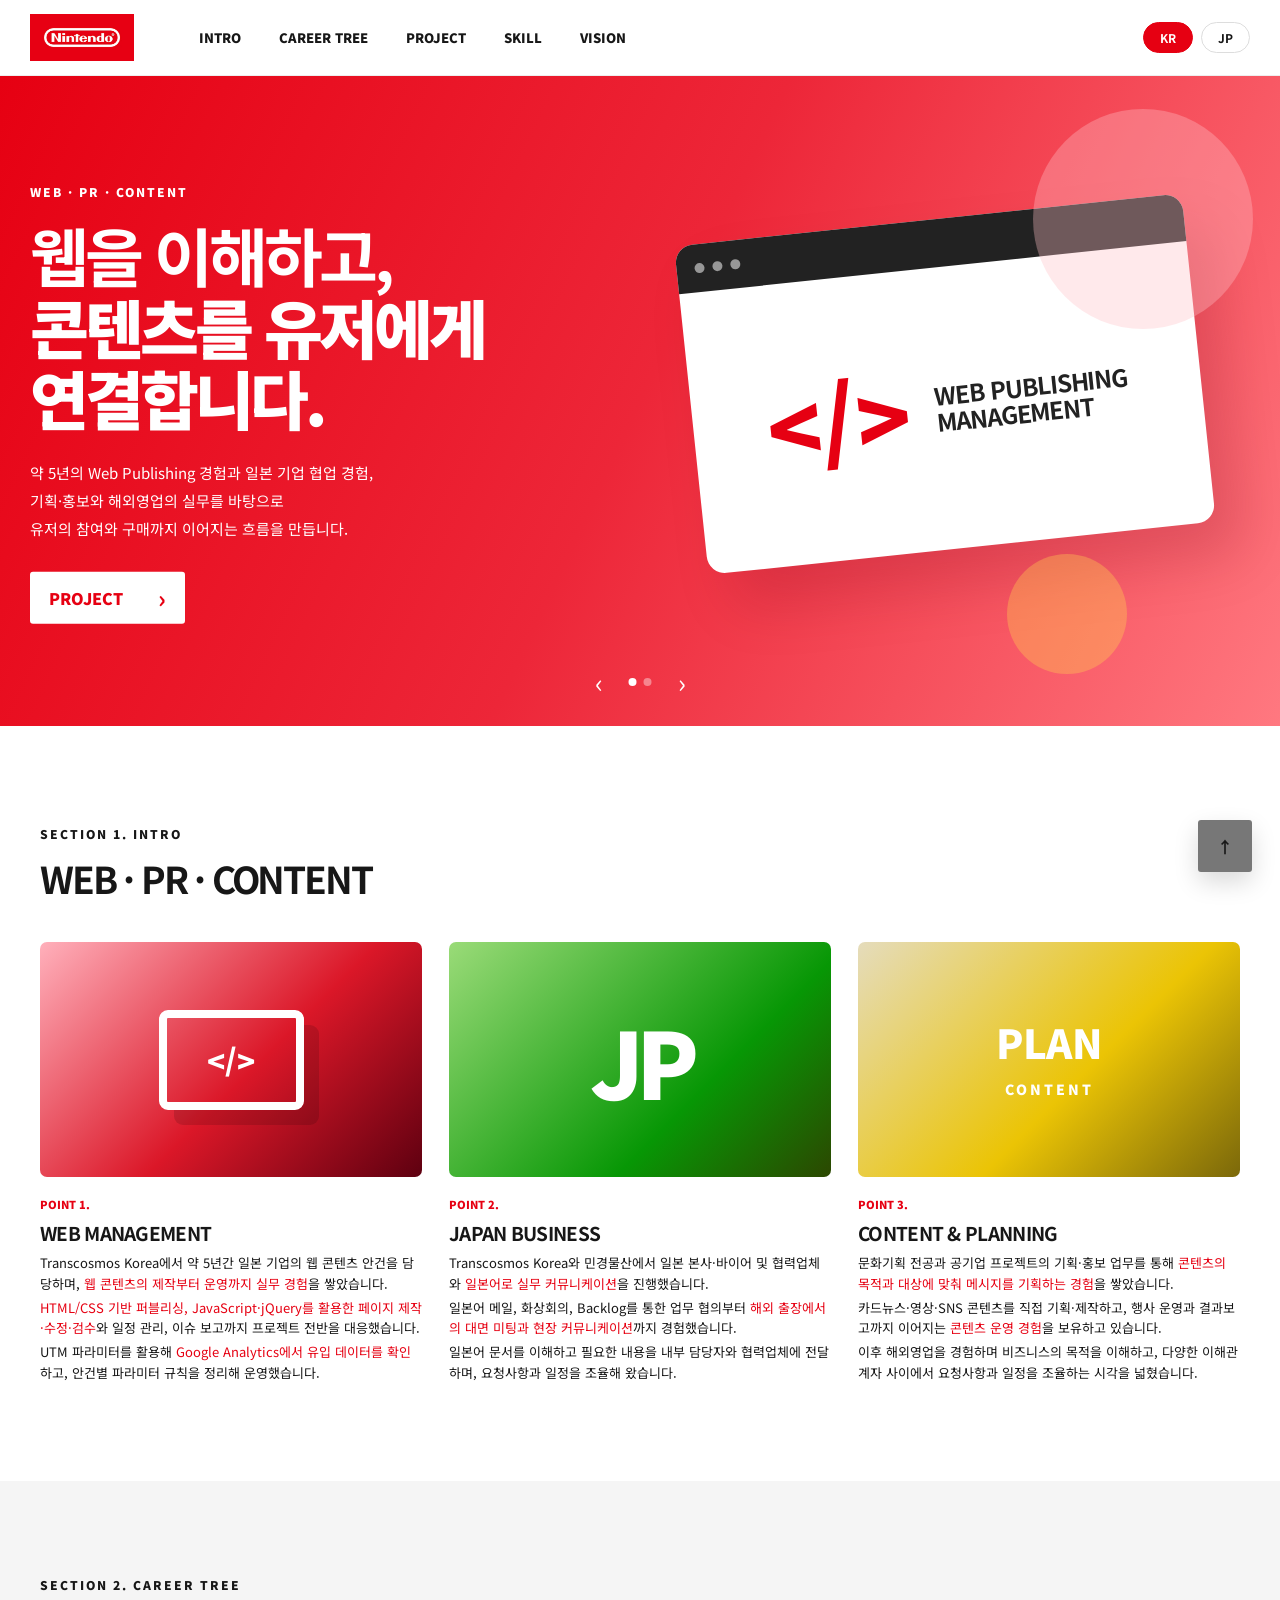
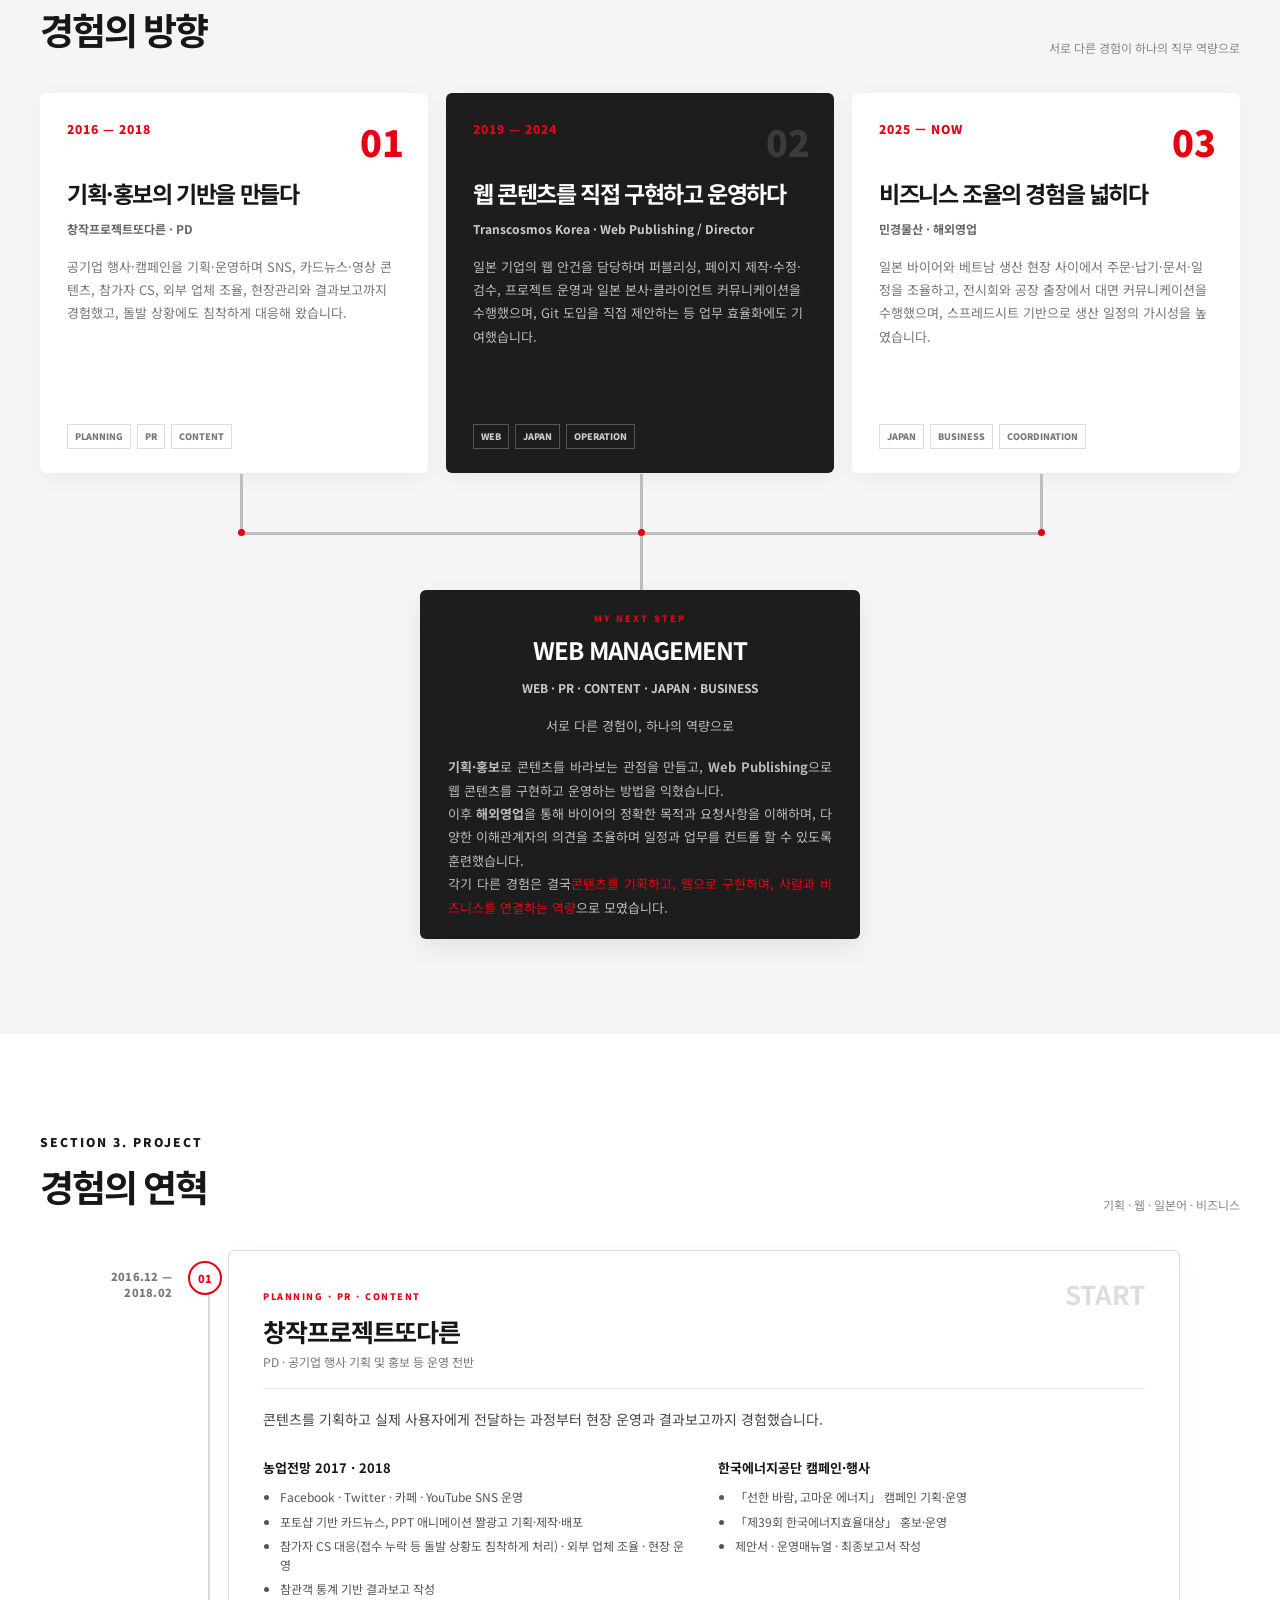
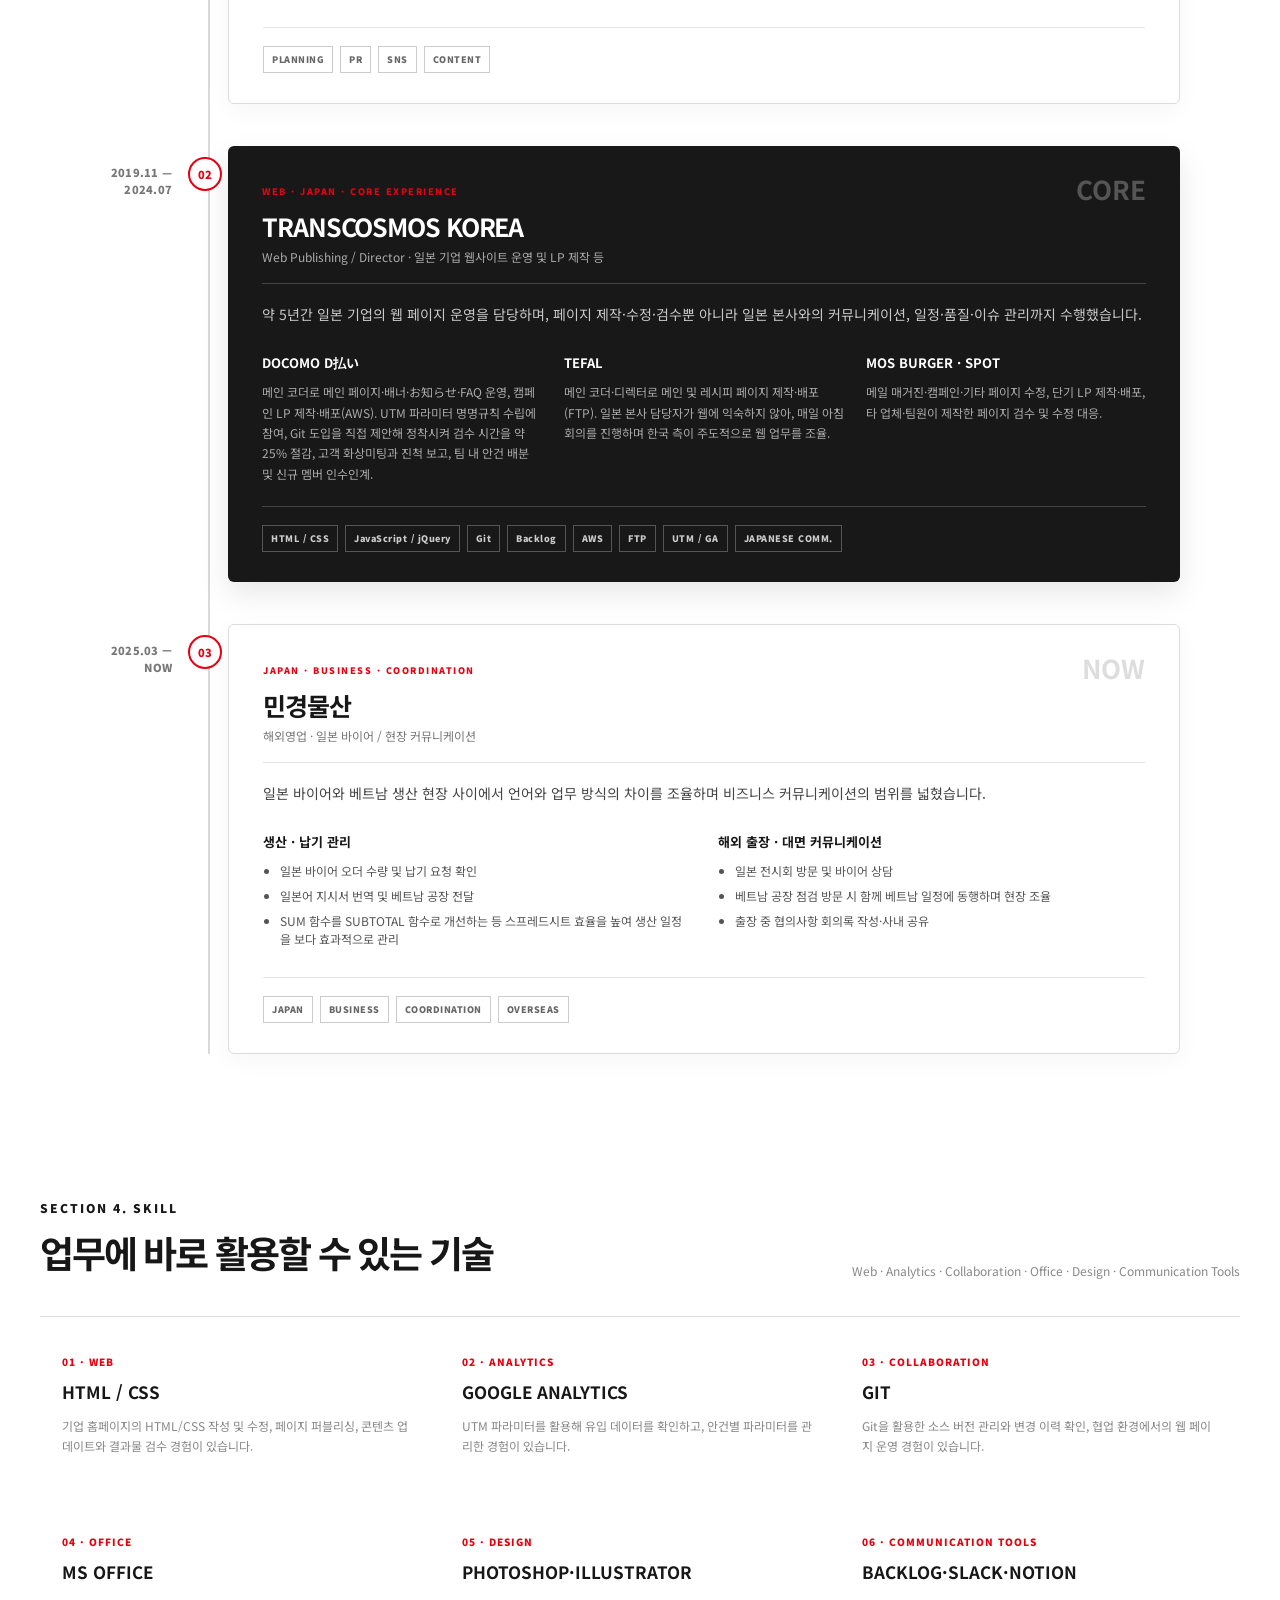
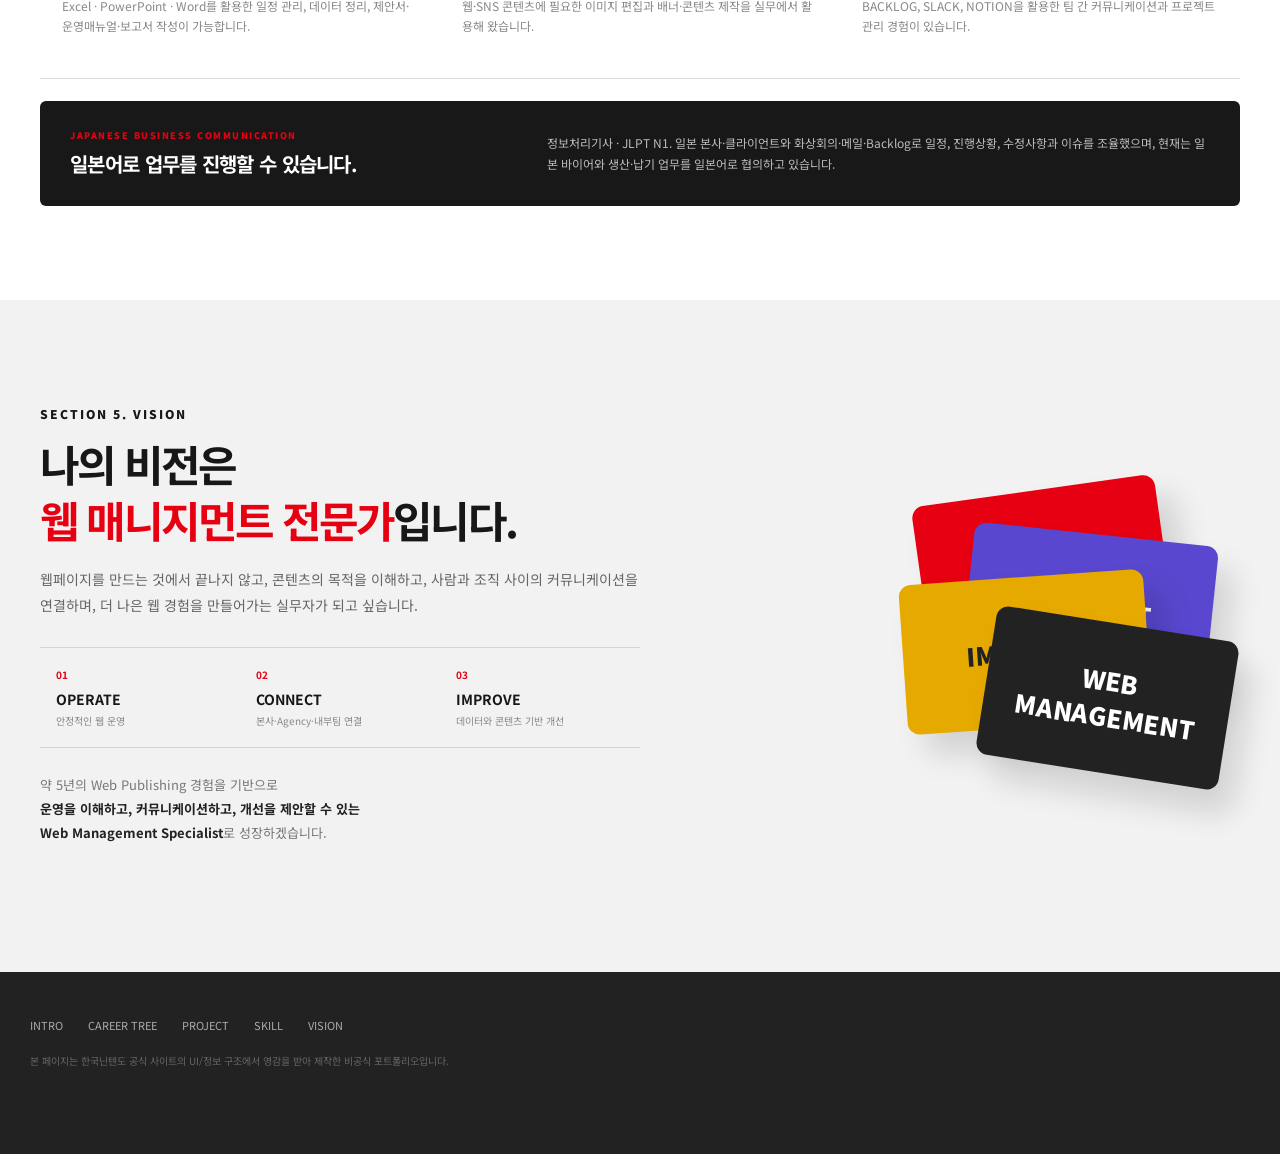
<file: index.html>
<!doctype html>
<html lang="ko">
  <head>
    <meta charset="UTF-8" />
    <meta name="viewport" content="width=device-width,initial-scale=1" />
    <title>Web Management Portfolio · Nintendo of Korea</title>
    <link rel="preconnect" href="https://fonts.googleapis.com" />
    <link rel="preconnect" href="https://fonts.gstatic.com" crossorigin />
    <link
      href="https://fonts.googleapis.com/css2?family=Noto+Sans+KR:wght@400;500;700;900&display=swap"
      rel="stylesheet"
    />
    <link rel="stylesheet" href="css/style.css" />
  </head>
  <body>
    <header class="header">
      <div class="header-inner">
        <a class="brand" href="#TOP" aria-label="Nintendo"
          ><span class="brand-mark"><img src="img/logo.png" alt="Nintendo"></span></a>
        <nav class="gnb">
          <a href="#INTRO">INTRO</a><a href="#carrer-tree">CAREER TREE</a
          ><a href="#PROJECT">PROJECT</a><a href="#SKILL">SKILL</a><a href="#VISION">VISION</a>
        </nav>
        <div class="lang-switch">
          <a href="index.html" class="lang-active">KR</a>
          <a href="jp/index.html">JP</a>
        </div>
        <button class="menu-toggle" type="button" aria-label="메뉴 열기" aria-expanded="false" aria-controls="mobileNav">
          <span></span><span></span><span></span>
        </button>
      </div>
      <nav class="mobile-nav" id="mobileNav">
        <div class="mobile-nav-links">
          <a href="#INTRO">INTRO</a>
          <a href="#carrer-tree">CAREER TREE</a>
          <a href="#PROJECT">PROJECT</a>
          <a href="#SKILL">SKILL</a>
          <a href="#VISION">VISION</a>
        </div>
        <div class="mobile-nav-lang">
          <a href="index.html" class="lang-active">KR</a>
          <a href="jp/index.html">JP</a>
        </div>
      </nav>
    </header>
    <main id="TOP">
      <section class="hero">
        <div class="hero-track">
          <article class="hero-slide slide-a active">
            <div class="hero-content">
              <span class="hero-kicker">WEB · PR · CONTENT</span>
              <h1>
                웹을 이해하고,<br /><strong>콘텐츠를 유저에게<br />연결합니다.</strong>
              </h1>
              <p>
                약 5년의 Web Publishing 경험과 일본 기업 협업 경험,<br />기획·홍보와 해외영업의 실무를 바탕으로<br />유저의 참여와 구매까지 이어지는 흐름을 만듭니다.
              </p>
              <a class="pill" href="#PROJECT">PROJECT <b>›</b></a>
            </div>
            <div class="hero-visual">
              <div class="browser-art">
                <div class="browser-top"><i></i><i></i><i></i></div>
                <div class="browser-body">
                  <span>&lt;/&gt;</span><b>WEB PUBLISHING<br />MANAGEMENT</b>
                </div>
              </div>
              <div class="circle c1"></div>
              <div class="circle c2"></div>
            </div>
          </article>
          <article class="hero-slide slide-b">
            <div class="hero-content">
              <span class="hero-kicker">JAPAN BUSINESS</span>
              <h1>
                언어를 넘어,<br /><strong>업무 방식을<br />이해합니다.</strong>
              </h1>
              <p>
                일본 본사·클라이언트의 웹 프로젝트를 담당하며<br />요청사항, 일정관리, 품질검수와 이슈보고를 일본어로 조율해 왔습니다.
              </p>
              <a class="pill" href="#carrer-tree">CAREER TREE <b>›</b></a>
            </div>
            <div class="hero-visual">
              <div class="jp-art">
                <span>日本語</span><b>BUSINESS<br />COMMUNICATION</b>
              </div>
              <div class="star s1">✦</div>
              <div class="star s2">✦</div>
            </div>
          </article>
        </div>
        <div class="hero-controls">
          <button class="prev">‹</button>
          <div class="dots"><button class="on"></button><button></button></div>
          <button class="next">›</button>
        </div>
      </section>

      <section id="INTRO" class="section">
        <div class="section-title">
          <div>
            <span>SECTION 1. INTRO</span>
            <h2>WEB · PR · CONTENT</h2>
          </div>
        </div>
        <div class="INTRO-grid">
          <article class="INTRO-card">
            <div class="INTRO-img n1">
              <div class="icon-browser">&lt;/&gt;</div>
            </div>
            <div class="INTRO-meta">POINT 1.</div>
            <h3>WEB MANAGEMENT</h3>
            <p>
              Transcosmos Korea에서 약 5년간 일본 기업의 웹 콘텐츠 안건을 담당하며, <span class="point">웹 콘텐츠의 제작부터 운영까지 실무 경험</span>을 쌓았습니다.
            </p>
            <p>
              <span class="point">HTML/CSS 기반 퍼블리싱, JavaScript·jQuery를 활용한 페이지 제작·수정·검수</span>와 일정 관리, 이슈 보고까지 프로젝트 전반을 대응했습니다.
            </p>
            <p>
              UTM 파라미터를 활용해 <span class="point">Google Analytics에서 유입 데이터를 확인</span>하고, 안건별 파라미터 규칙을 정리해 운영했습니다.
            </p>
          </article>

          <article class="INTRO-card">
            <div class="INTRO-img n2"><div class="icon-jp">JP</div></div>
            <div class="INTRO-meta">POINT 2.</div>
            <h3>JAPAN BUSINESS</h3>
            <p>
              Transcosmos Korea와 민경물산에서 일본 본사·바이어 및 협력업체와 <span class="point">일본어로 실무 커뮤니케이션</span>을 진행했습니다.
            </p>
            <p>
              일본어 메일, 화상회의, Backlog를 통한 업무 협의부터 <span class="point">해외 출장에서의 대면 미팅과 현장 커뮤니케이션</span>까지 경험했습니다.
            </p>
            <p>
              일본어 문서를 이해하고 필요한 내용을 내부 담당자와 협력업체에 전달하며, 요청사항과 일정을 조율해 왔습니다.
            </p>
          </article>

          <article class="INTRO-card">
            <div class="INTRO-img n3">
              <div class="icon-plan">PLAN<br /><small>CONTENT</small></div>
            </div>
            <div class="INTRO-meta">POINT 3.</div>
            <h3>CONTENT & PLANNING</h3>
            <p>
              문화기획 전공과 공기업 프로젝트의 기획·홍보 업무를 통해 <span class="point">콘텐츠의 목적과 대상에 맞춰 메시지를 기획하는 경험</span>을 쌓았습니다.
            </p>
            <p>
              카드뉴스·영상·SNS 콘텐츠를 직접 기획·제작하고, 행사 운영과 결과보고까지 이어지는 <span class="point">콘텐츠 운영 경험</span>을 보유하고 있습니다.
            </p>
            <p>
              이후 해외영업을 경험하며 비즈니스의 목적을 이해하고, 다양한 이해관계자 사이에서 요청사항과 일정을 조율하는 시각을 넓혔습니다.
            </p>
          </article>
        </div>
      </section>

      <section id="carrer-tree" class="carrer-tree">
        <div class="section narrow">
          <div class="section-title">
            <div>
              <span>SECTION 2. CAREER TREE</span>
              <h2>경험의 방향</h2>
            </div>
            <span class="title-note">서로 다른 경험이 하나의 직무 역량으로</span>
          </div>
          <div class="career-grid">
            <article class="career-card">
              <div class="year">2016 — 2018</div><div class="career-no career-no2">01</div>
              <h3>기획·홍보의 기반을 만들다</h3>
              <p class="company">창작프로젝트또다른 · PD</p>
              <p>공기업 행사·캠페인을 기획·운영하며 SNS, 카드뉴스·영상 콘텐츠, 참가자 CS, 외부 업체 조율, 현장관리와 결과보고까지 경험했고, 돌발 상황에도 침착하게 대응해 왔습니다.</p>
              <div class="tags"><span>PLANNING</span><span>PR</span><span>CONTENT</span></div>
            </article>
            <article class="career-card featured">
              <div class="year">2019 — 2024</div><div class="career-no">02</div>
              <h3>웹 콘텐츠를 직접 구현하고 운영하다</h3>
              <p class="company">Transcosmos Korea · Web Publishing / Director</p>
              <p>일본 기업의 웹 안건을 담당하며 퍼블리싱, 페이지 제작·수정·검수, 프로젝트 운영과 일본 본사·클라이언트 커뮤니케이션을 수행했으며, Git 도입을 직접 제안하는 등 업무 효율화에도 기여했습니다.</p>
              <div class="tags"><span>WEB</span><span>JAPAN</span><span>OPERATION</span></div>
            </article>
            <article class="career-card">
              <div class="year">2025 — NOW</div><div class="career-no career-no2">03</div>
              <h3>비즈니스 조율의 경험을 넓히다</h3>
              <p class="company">민경물산 · 해외영업</p>
              <p>일본 바이어와 베트남 생산 현장 사이에서 주문·납기·문서·일정을 조율하고, 전시회와 공장 출장에서 대면 커뮤니케이션을 수행했으며, 스프레드시트 기반으로 생산 일정의 가시성을 높였습니다.</p>
              <div class="tags"><span>JAPAN</span><span>BUSINESS</span><span>COORDINATION</span></div>
            </article>
          </div>
          <div class="career-convergence" aria-label="경험의 융합">
            <div class="career-branches" aria-hidden="true">
              <span></span><span></span><span></span>
            </div>
            <div class="career-target">
              <span class="title">MY NEXT STEP</span>
              <strong>WEB MANAGEMENT</strong>
              <p class="sub">WEB · PR · CONTENT · JAPAN · BUSINESS</p>
              <p>서로 다른 경험이, 하나의 역량으로</p>
              <p>
                <b>기획·홍보</b>로 콘텐츠를 바라보는 관점을 만들고, <b>Web Publishing</b>으로 웹 콘텐츠를 구현하고 운영하는 방법을 익혔습니다.<br />이후 <b>해외영업</b>을 통해 바이어의 정확한 목적과 요청사항을 이해하며, 다양한 이해관계자의 의견을 조율하며 일정과 업무를 컨트롤 할 수 있도록 훈련했습니다.<br />각기 다른 경험은 결국<span class="point">콘텐츠를 기획하고, 웹으로 구현하며, 사람과 비즈니스를 연결하는 역량</span>으로 모였습니다.
              </p>
            </div>
          </div>
        </div>
      </section>

      <section id="PROJECT" class="section PROJECT">
        <div class="section-title">
          <div>
            <span>SECTION 3. PROJECT</span>
            <h2>경험의 연혁</h2>
          </div>
          <span class="title-note">기획 · 웹 · 일본어 · 비즈니스</span>
        </div>

        <div class="project-timeline">
          <div class="timeline-line" aria-hidden="true"></div>

          <article class="timeline-item">
            <div class="timeline-date">2016.12 — 2018.02</div>
            <div class="timeline-dot">01</div>
            <div class="timeline-card">
              <div class="timeline-top">
                <div>
                  <span class="timeline-type">PLANNING · PR · CONTENT</span>
                  <h3>창작프로젝트<br class="sp">또다른</h3>
                  <p class="timeline-role">PD · 공기업 행사 기획 및 홍보 등 운영 전반</p>
                </div>
                <b>START</b>
              </div>
              <p class="timeline-lead">콘텐츠를 기획하고 실제 사용자에게 전달하는 과정부터 현장 운영과 결과보고까지 경험했습니다.</p>
              <div class="timeline-grid">
                <div>
                  <strong>농업전망 2017 · 2018</strong>
                  <ul>
                    <li>Facebook · Twitter · 카페 · YouTube SNS 운영</li>
                    <li>포토샵 기반 카드뉴스, PPT 애니메이션 짤광고 기획·제작·배포</li>
                    <li>참가자 CS 대응(접수 누락 등 돌발 상황도 침착하게 처리) · 외부 업체 조율 · 현장 운영</li>
                    <li>참관객 통계 기반 결과보고 작성</li>
                  </ul>
                </div>
                <div>
                  <strong>한국에너지공단 캠페인·행사</strong>
                  <ul>
                    <li>「선한 바람, 고마운 에너지」 캠페인 기획·운영</li>
                    <li>「제39회 한국에너지효율대상」 홍보·운영</li>
                    <li>제안서 · 운영매뉴얼 · 최종보고서 작성</li>
                  </ul>
                </div>
              </div>
              <div class="timeline-tags"><span>PLANNING</span><span>PR</span><span>SNS</span><span>CONTENT</span></div>
            </div>
          </article>

          <article class="timeline-item timeline-featured">
            <div class="timeline-date">2019.11 — 2024.07</div>
            <div class="timeline-dot">02</div>
            <div class="timeline-card">
              <div class="timeline-top">
                <div>
                  <span class="timeline-type">WEB · JAPAN · CORE EXPERIENCE</span>
                  <h3>TRANSCOSMOS KOREA</h3>
                  <p class="timeline-role">Web Publishing / Director · <br class="sp">일본 기업 웹사이트 운영 및 LP 제작 등</p>
                </div>
                <b>CORE</b>
              </div>
              <p class="timeline-lead">약 5년간 일본 기업의 웹 페이지 운영을 담당하며, 페이지 제작·수정·검수뿐 아니라 일본 본사와의 커뮤니케이션, 일정·품질·이슈 관리까지 수행했습니다.</p>
              <div class="timeline-project-grid">
                <div>
                  <strong>DOCOMO D払い</strong>
                  <p>메인 코더로 메인 페이지·배너·お知らせ·FAQ 운영, 캠페인 LP 제작·배포(AWS). UTM 파라미터 명명규칙 수립에 참여, Git 도입을 직접 제안해 정착시켜 검수 시간을 약 25% 절감, 고객 화상미팅과 진척 보고, 팀 내 안건 배분 및 신규 멤버 인수인계.</p>
                </div>
                <div>
                  <strong>TEFAL</strong>
                  <p>메인 코더·디렉터로 메인 및 레시피 페이지 제작·배포(FTP). 일본 본사 담당자가 웹에 익숙하지 않아, 매일 아침회의를 진행하며 한국 측이 주도적으로 웹 업무를 조율.</p>
                </div>
                <div>
                  <strong>MOS BURGER · SPOT</strong>
                  <p>메일 매거진·캠페인·기타 페이지 수정, 단기 LP 제작·배포, 타 업체·팀원이 제작한 페이지 검수 및 수정 대응.</p>
                </div>
              </div>
              <div class="timeline-tools"><span>HTML / CSS</span><span>JavaScript / jQuery</span><span>Git</span><span>Backlog</span><span>AWS</span><span>FTP</span><span>UTM / GA</span><span>JAPANESE COMM.</span></div>
            </div>
          </article>

          <article class="timeline-item">
            <div class="timeline-date">2025.03 — NOW</div>
            <div class="timeline-dot">03</div>
            <div class="timeline-card">
              <div class="timeline-top">
                <div>
                  <span class="timeline-type">JAPAN · BUSINESS · COORDINATION</span>
                  <h3>민경물산</h3>
                  <p class="timeline-role">해외영업 · 일본 바이어 / 현장 커뮤니케이션</p>
                </div>
                <b>NOW</b>
              </div>
              <p class="timeline-lead">일본 바이어와 베트남 생산 현장 사이에서 언어와 업무 방식의 차이를 조율하며 비즈니스 커뮤니케이션의 범위를 넓혔습니다.</p>
              <div class="timeline-grid">
                <div>
                  <strong>생산 · 납기 관리</strong>
                  <ul>
                    <li>일본 바이어 오더 수량 및 납기 요청 확인</li>
                    <li>일본어 지시서 번역 및 베트남 공장 전달</li>
                    <li>SUM 함수를 SUBTOTAL 함수로 개선하는 등 스프레드시트 효율을 높여 생산 일정을 보다 효과적으로 관리</li>
                  </ul>
                </div>
                <div>
                  <strong>해외 출장 · 대면 커뮤니케이션</strong>
                  <ul>
                    <li>일본 전시회 방문 및 바이어 상담</li>
                    <li>베트남 공장 점검 방문 시 함께 베트남 일정에 동행하며 현장 조율</li>
                    <li>출장 중 협의사항 회의록 작성·사내 공유</li>
                  </ul>
                </div>
              </div>
              <div class="timeline-tags"><span>JAPAN</span><span>BUSINESS</span><span>COORDINATION</span><span>OVERSEAS</span></div>
            </div>
          </article>
        </div>
      </section>

      <section id="SKILL" class="section skill-section">
        <div class="section-title">
          <div>
            <span>SECTION 4. SKILL</span>
            <h2>업무에 바로 활용할 수 있는 기술</h2>
          </div>
          <span class="title-note">Web · Analytics · Collaboration · Office · Design · Communication Tools</span>
        </div>
        <div class="skill-grid skill-grid-v6">
          <div>
            <span>01 · WEB</span>
            <h3>HTML / CSS</h3>
            <p>기업 홈페이지의 HTML/CSS 작성 및 수정, 페이지 퍼블리싱, 콘텐츠 업데이트와 결과물 검수 경험이 있습니다.</p>
          </div>
          <div>
            <span>02 · ANALYTICS</span>
            <h3>GOOGLE ANALYTICS</h3>
            <p>UTM 파라미터를 활용해 유입 데이터를 확인하고, 안건별 파라미터를 관리한 경험이 있습니다.</p>
          </div>
          <div>
            <span>03 · COLLABORATION</span>
            <h3>GIT</h3>
            <p>Git을 활용한 소스 버전 관리와 변경 이력 확인, 협업 환경에서의 웹 페이지 운영 경험이 있습니다.</p>
          </div>
          <div>
            <span>04 · OFFICE</span>
            <h3>MS OFFICE</h3>
            <p>Excel · PowerPoint · Word를 활용한 일정 관리, 데이터 정리, 제안서·운영매뉴얼·보고서 작성이 가능합니다.</p>
          </div>
          <div>
            <span>05 · DESIGN</span>
            <h3>PHOTOSHOP·ILLUSTRATOR</h3>
            <p>웹·SNS 콘텐츠에 필요한 이미지 편집과 배너·콘텐츠 제작을 실무에서 활용해 왔습니다.</p>
          </div>
          <div>
            <span>06 · COMMUNICATION TOOLS</span>
            <h3>BACKLOG·SLACK·NOTION</h3>
            <p>BACKLOG, SLACK, NOTION을 활용한 팀 간 커뮤니케이션과 프로젝트 관리 경험이 있습니다.</p>
          </div>
        </div>

        <div class="skill-business">
          <div>
            <span>JAPANESE BUSINESS COMMUNICATION</span>
            <strong>일본어로 업무를 진행할 수 있습니다.</strong>
          </div>
          <p>정보처리기사 · JLPT N1. 일본 본사·클라이언트와 화상회의·메일·Backlog로 일정, 진행상황, 수정사항과 이슈를 조율했으며, 현재는 일본 바이어와 생산·납기 업무를 일본어로 협의하고 있습니다.</p>
        </div>
      </section>

      <section id="VISION" class="VISION">
        <div class="VISION-inner">
          <div>
            <span>SECTION 5. VISION</span>
            <h2>나의 비전은<br /><strong>웹 매니지먼트 전문가</strong><br class="sp" />입니다.</h2>
            <p class="vision-lead">
              웹페이지를 만드는 것에서 끝나지 않고, 콘텐츠의 목적을 이해하고, 사람과 조직 사이의 커뮤니케이션을 연결하며, 더 나은 웹 경험을 만들어가는 실무자가 되고 싶습니다.
            </p>
            <div class="vision-flow">
              <div><b>01</b><strong>OPERATE</strong><small>안정적인 웹 운영</small></div>
              <div><b>02</b><strong>CONNECT</strong><small>본사·Agency·내부팀 연결</small></div>
              <div><b>03</b><strong>IMPROVE</strong><small>데이터와 콘텐츠 기반 개선</small></div>
            </div>
            <p class="vision-closing">
              약 5년의 Web Publishing 경험을 기반으로<br /><b>운영을 이해하고, 커뮤니케이션하고, 개선을 제안할 수 있는<br />Web Management Specialist</b>로 성장하겠습니다.
            </p>
            <a class="back-to-top" href="#TOP"><b>↑</b></a>
          </div>
          <div class="VISION-art" aria-hidden="true">
            <div class="vision-card card-red">OPERATE</div>
            <div class="vision-card card-blue">CONNECT</div>
            <div class="vision-card card-yellow">IMPROVE</div>
            <div class="vision-card card-black">WEB<br />MANAGEMENT</div>
          </div>
        </div>
      </section>

    </main>
    <footer>
      <div class="footer-inner">
        <div class="footer-links">
          <a href="#INTRO">INTRO</a><a href="#carrer-tree">CAREER TREE</a
          ><a href="#PROJECT">PROJECT</a><a href="#SKILL">SKILL</a><a href="#VISION">VISION</a>
        </div>
      </div>
      <p>
        본 페이지는 한국닌텐도 공식 사이트의 UI/정보 구조에서 영감을 받아 제작한 비공식 포트폴리오입니다.
      </p>
    </footer>
    <script src="js/script.js"></script>
  </body>
</html>
</file>
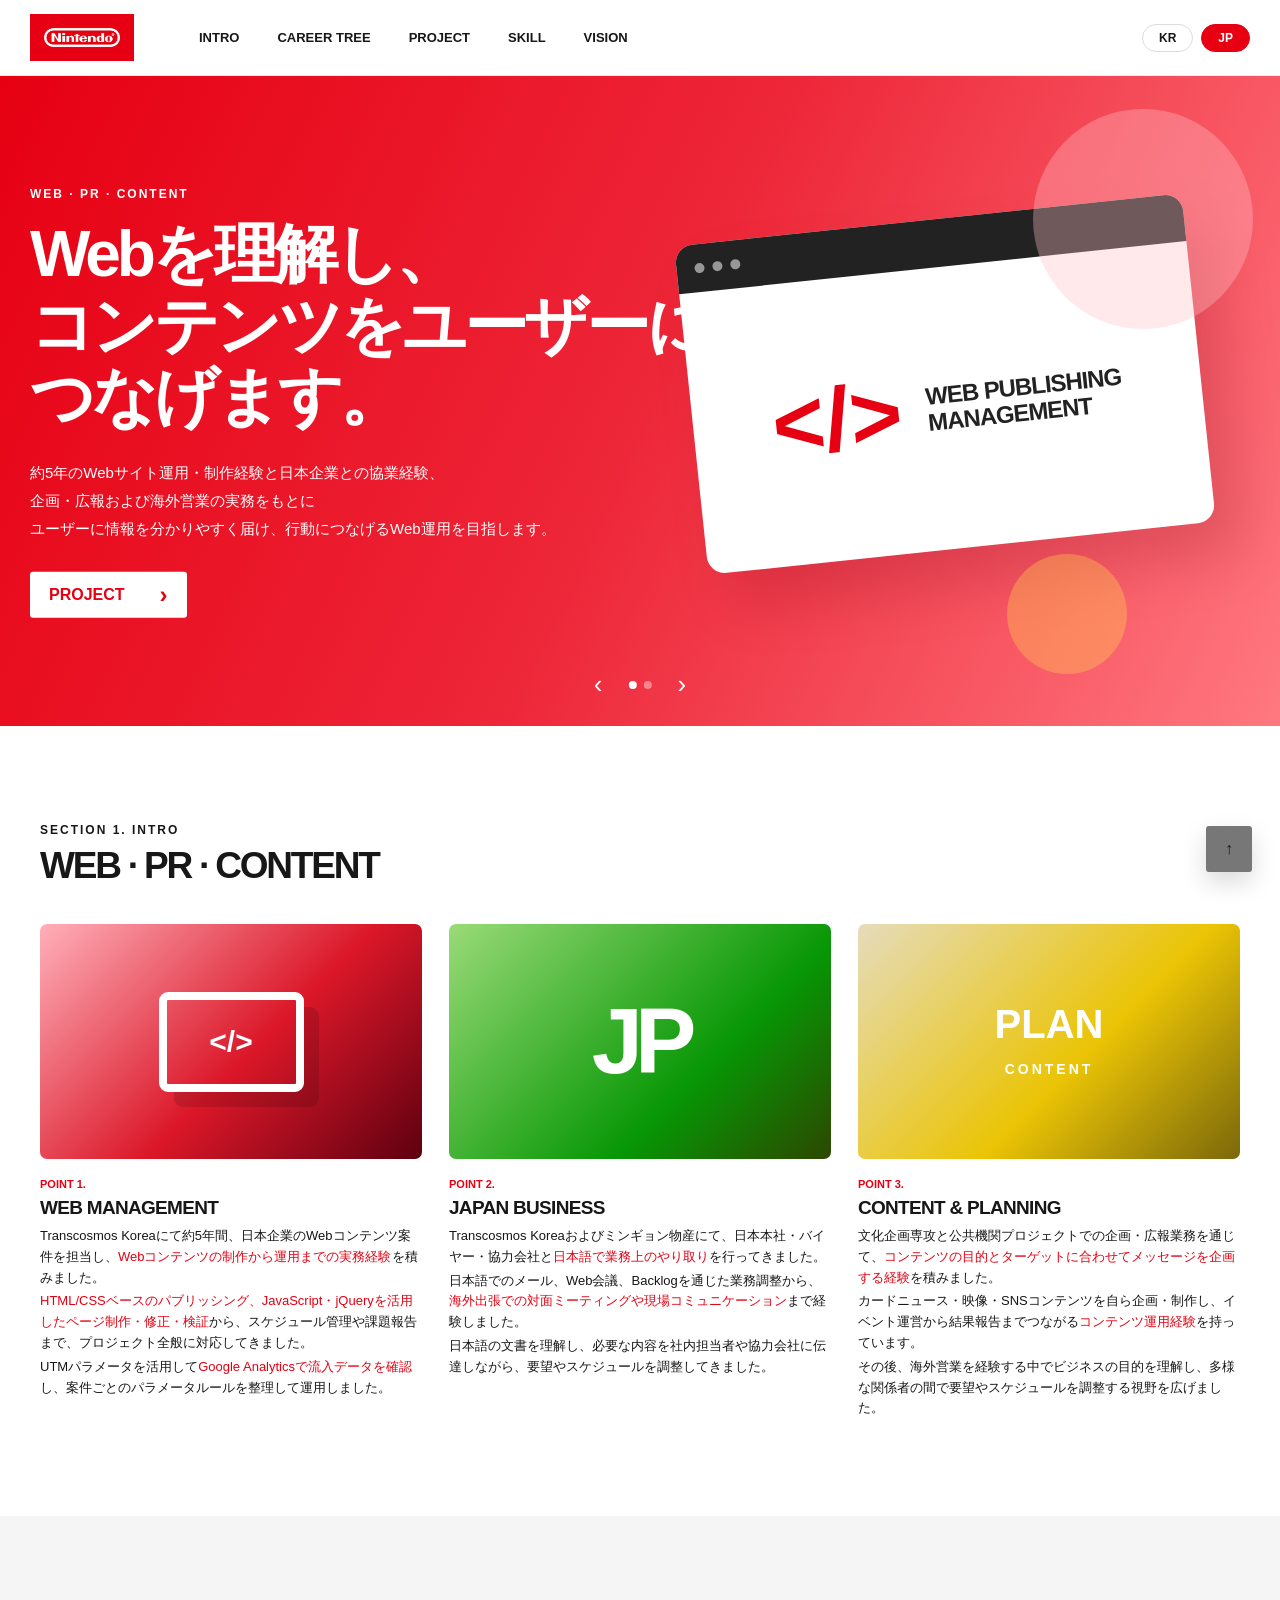
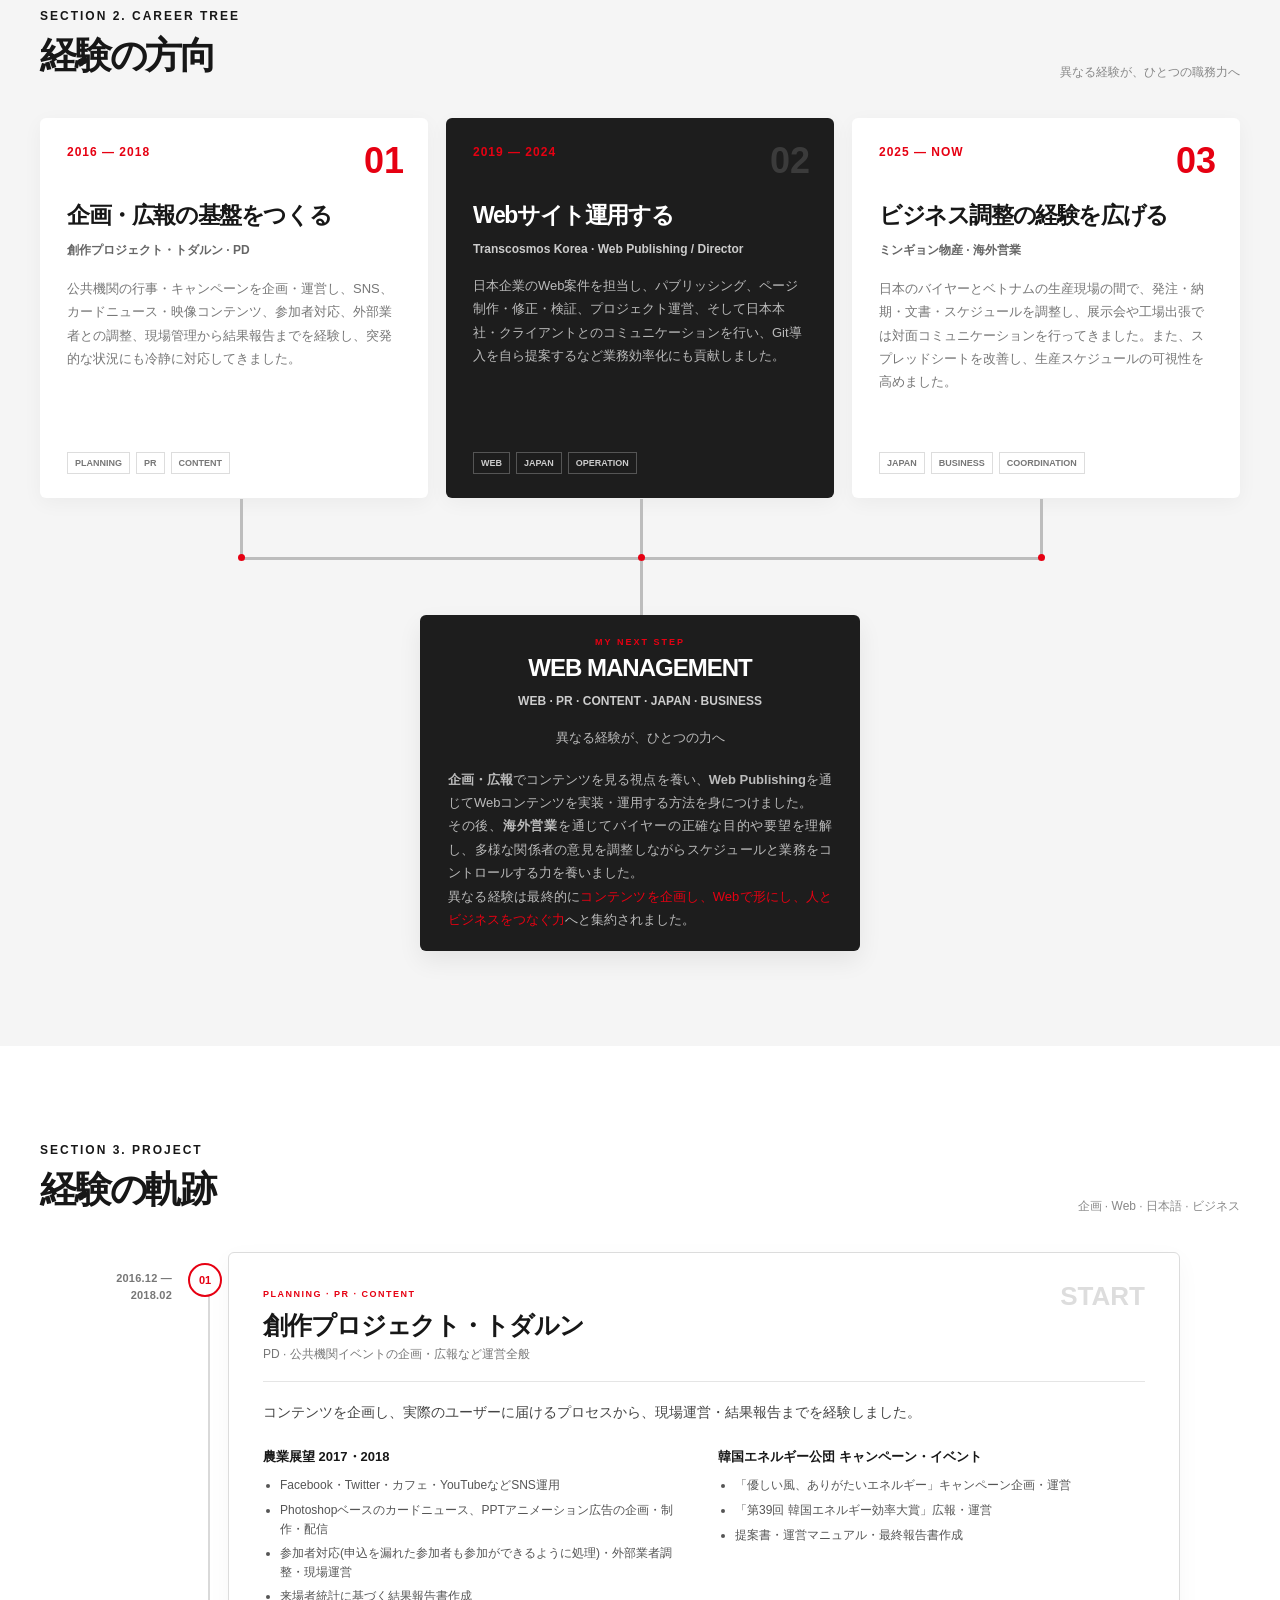
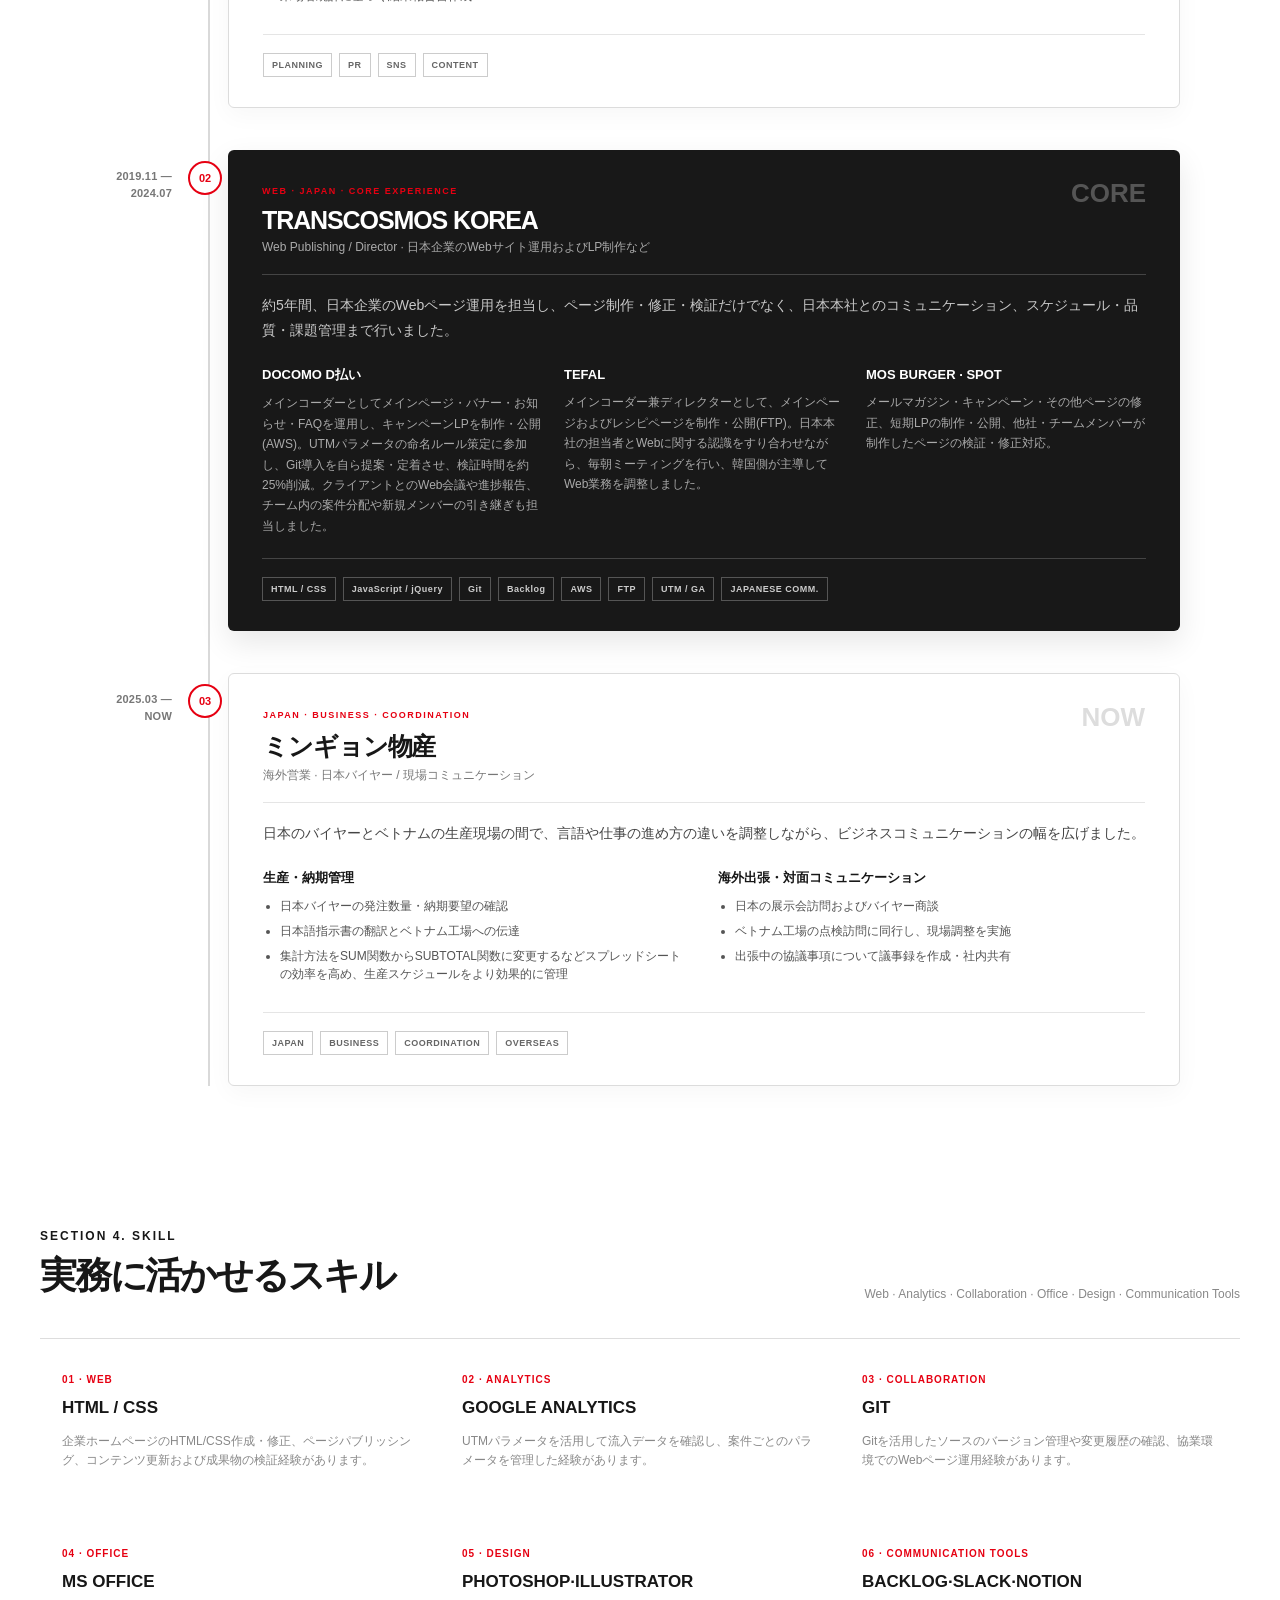
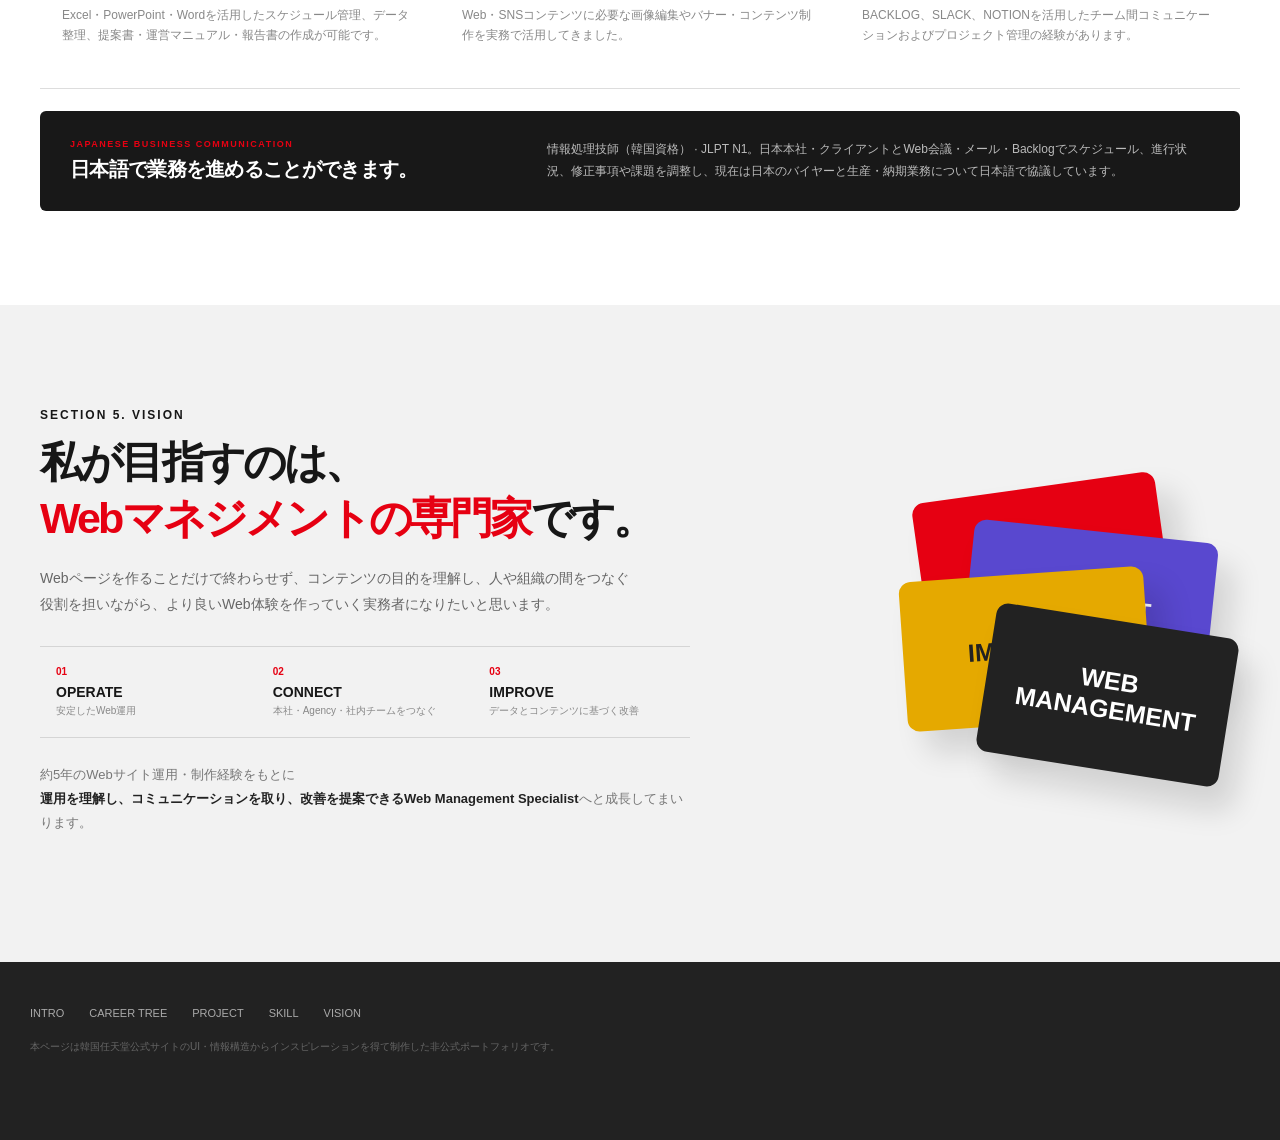
<file: jp/index.html>
<!doctype html>
<html lang="ja">
  <head>
    <meta charset="UTF-8" />
    <meta name="viewport" content="width=device-width,initial-scale=1" />
    <title>Web運用担当ポートフォリオ・韓国任天堂</title>
    <link rel="preconnect" href="https://fonts.googleapis.com" />
    <link rel="preconnect" href="https://fonts.gstatic.com" crossorigin />
    <link
      href="https://fonts.googleapis.com/css2?family=Noto+Sans+JP:wght@400;500;700;900&display=swap"
      rel="stylesheet"
    />
    <link rel="stylesheet" href="../css/style.css" />
  </head>
  <body>
    <header class="header">
      <div class="header-inner">
        <a class="brand" href="#TOP" aria-label="Nintendo"
          ><span class="brand-mark"><img src="../img/logo.png" alt="Nintendo"></span></a>
        <nav class="gnb">
          <a href="#INTRO">INTRO</a><a href="#carrer-tree">CAREER TREE</a
          ><a href="#PROJECT">PROJECT</a><a href="#SKILL">SKILL</a><a href="#VISION">VISION</a>
        </nav>
        <div class="lang-switch">
          <a href="../index.html">KR</a>
          <a href="index.html" class="lang-active">JP</a>
        </div>
        <button class="menu-toggle" type="button" aria-label="メニューを開く" aria-expanded="false" aria-controls="mobileNav">
          <span></span><span></span><span></span>
        </button>
      </div>
      <nav class="mobile-nav" id="mobileNav">
        <div class="mobile-nav-links">
          <a href="#INTRO">INTRO</a>
          <a href="#carrer-tree">CAREER TREE</a>
          <a href="#PROJECT">PROJECT</a>
          <a href="#SKILL">SKILL</a>
          <a href="#VISION">VISION</a>
        </div>
        <div class="mobile-nav-lang">
          <a href="../index.html">KR</a>
          <a href="index.html" class="lang-active">JP</a>
        </div>
      </nav>
    </header>
    <main id="TOP">
      <section class="hero">
        <div class="hero-track">
          <article class="hero-slide slide-a active">
            <div class="hero-content">
              <span class="hero-kicker">WEB · PR · CONTENT</span>
              <h1>
                Webを理解し、<br /><strong>コンテンツを<br class="sp" />ユーザーに<br />つなげます。</strong>
              </h1>
              <p>
                約5年のWebサイト運用・制作経験と<br class="sp" />日本企業との協業経験、<br />企画・広報および海外営業の実務をもとに<br />ユーザーに情報を分かりやすく届け、<br class="sp" />行動につなげるWeb運用を目指します。
              </p>
              <a class="pill" href="#PROJECT">PROJECT <b>›</b></a>
            </div>
            <div class="hero-visual">
              <div class="browser-art">
                <div class="browser-top"><i></i><i></i><i></i></div>
                <div class="browser-body">
                  <span>&lt;/&gt;</span><b>WEB PUBLISHING<br />MANAGEMENT</b>
                </div>
              </div>
              <div class="circle c1"></div>
              <div class="circle c2"></div>
            </div>
          </article>
          <article class="hero-slide slide-b">
            <div class="hero-content">
              <span class="hero-kicker">JAPAN BUSINESS</span>
              <h1>
                言葉を超えて、<br /><strong>仕事の進め方を<br />理解します。</strong>
              </h1>
              <p>
                日本本社・クライアントのWebプロジェクトを担当し、<br />ご要望や進行管理、品質チェックや課題報告を日本語で調整してきました。
              </p>
              <a class="pill" href="#carrer-tree">CAREER TREE <b>›</b></a>
            </div>
            <div class="hero-visual">
              <div class="jp-art">
                <span>日本語</span><b>BUSINESS<br />COMMUNICATION</b>
              </div>
              <div class="star s1">✦</div>
              <div class="star s2">✦</div>
            </div>
          </article>
        </div>
        <div class="hero-controls">
          <button class="prev">‹</button>
          <div class="dots"><button class="on"></button><button></button></div>
          <button class="next">›</button>
        </div>
      </section>

      <section id="INTRO" class="section">
        <div class="section-title">
          <div>
            <span>SECTION 1. INTRO</span>
            <h2>WEB · PR · CONTENT</h2>
          </div>
        </div>
        <div class="INTRO-grid">
          <article class="INTRO-card">
            <div class="INTRO-img n1">
              <div class="icon-browser">&lt;/&gt;</div>
            </div>
            <div class="INTRO-meta">POINT 1.</div>
            <h3>WEB MANAGEMENT</h3>
            <p>
              Transcosmos Koreaにて約5年間、日本企業のWebコンテンツ案件を担当し、<span class="point">Webコンテンツの制作から運用までの実務経験</span>を積みました。
            </p>
            <p>
              <span class="point">HTML/CSSベースのパブリッシング、JavaScript・jQueryを活用したページ制作・修正・検証</span>から、スケジュール管理や課題報告まで、プロジェクト全般に対応してきました。
            </p>
            <p>
              UTMパラメータを活用して<span class="point">Google Analyticsで流入データを確認</span>し、案件ごとのパラメータルールを整理して運用しました。
            </p>
          </article>

          <article class="INTRO-card">
            <div class="INTRO-img n2"><div class="icon-jp">JP</div></div>
            <div class="INTRO-meta">POINT 2.</div>
            <h3>JAPAN BUSINESS</h3>
            <p>
              Transcosmos Koreaおよびミンギョン物産にて、日本本社・バイヤー・協力会社と<span class="point">日本語で業務上のやり取り</span>を行ってきました。
            </p>
            <p>
              日本語でのメール、Web会議、Backlogを通じた業務調整から、<span class="point">海外出張での対面ミーティングや現場コミュニケーション</span>まで経験しました。
            </p>
            <p>
              日本語の文書を理解し、必要な内容を社内担当者や協力会社に伝達しながら、要望やスケジュールを調整してきました。
            </p>
          </article>

          <article class="INTRO-card">
            <div class="INTRO-img n3">
              <div class="icon-plan">PLAN<br /><small>CONTENT</small></div>
            </div>
            <div class="INTRO-meta">POINT 3.</div>
            <h3>CONTENT & PLANNING</h3>
            <p>
              文化企画専攻と公共機関プロジェクトでの企画・広報業務を通じて、<span class="point">コンテンツの目的とターゲットに合わせてメッセージを企画する経験</span>を積みました。
            </p>
            <p>
              カードニュース・映像・SNSコンテンツを自ら企画・制作し、イベント運営から結果報告までつながる<span class="point">コンテンツ運用経験</span>を持っています。
            </p>
            <p>
              その後、海外営業を経験する中でビジネスの目的を理解し、多様な関係者の間で要望やスケジュールを調整する視野を広げました。
            </p>
          </article>
        </div>
      </section>

      <section id="carrer-tree" class="carrer-tree">
        <div class="section narrow">
          <div class="section-title">
            <div>
              <span>SECTION 2. CAREER TREE</span>
              <h2>経験の方向</h2>
            </div>
            <span class="title-note">異なる経験が、ひとつの職務力へ</span>
          </div>
          <div class="career-grid">
            <article class="career-card">
              <div class="year">2016 — 2018</div><div class="career-no career-no2">01</div>
              <h3>企画・広報の基盤をつくる</h3>
              <p class="company">創作プロジェクト・トダルン · PD</p>
              <p>公共機関の行事・キャンペーンを企画・運営し、SNS、カードニュース・映像コンテンツ、参加者対応、外部業者との調整、現場管理から結果報告までを経験し、突発的な状況にも冷静に対応してきました。</p>
              <div class="tags"><span>PLANNING</span><span>PR</span><span>CONTENT</span></div>
            </article>
            <article class="career-card featured">
              <div class="year">2019 — 2024</div><div class="career-no">02</div>
              <h3>Webサイト運用する</h3>
              <p class="company">Transcosmos Korea · Web Publishing / Director</p>
              <p>日本企業のWeb案件を担当し、パブリッシング、ページ制作・修正・検証、プロジェクト運営、そして日本本社・クライアントとのコミュニケーションを行い、Git導入を自ら提案するなど業務効率化にも貢献しました。</p>
              <div class="tags"><span>WEB</span><span>JAPAN</span><span>OPERATION</span></div>
            </article>
            <article class="career-card">
              <div class="year">2025 — NOW</div><div class="career-no career-no2">03</div>
              <h3>ビジネス調整の経験を広げる</h3>
              <p class="company">ミンギョン物産 · 海外営業</p>
              <p>日本のバイヤーとベトナムの生産現場の間で、発注・納期・文書・スケジュールを調整し、展示会や工場出張では対面コミュニケーションを行ってきました。また、スプレッドシートを改善し、生産スケジュールの可視性を高めました。</p>
              <div class="tags"><span>JAPAN</span><span>BUSINESS</span><span>COORDINATION</span></div>
            </article>
          </div>
          <div class="career-convergence" aria-label="経験の融合">
            <div class="career-branches" aria-hidden="true">
              <span></span><span></span><span></span>
            </div>
            <div class="career-target">
              <span class="title">MY NEXT STEP</span>
              <strong>WEB MANAGEMENT</strong>
              <p class="sub">WEB · PR · CONTENT · JAPAN · BUSINESS</p>
              <p>異なる経験が、ひとつの力へ</p>
              <p>
                <b>企画・広報</b>でコンテンツを見る視点を養い、<b>Web Publishing</b>を通じてWebコンテンツを実装・運用する方法を身につけました。<br />
                その後、<b>海外営業</b>を通じてバイヤーの正確な目的や要望を理解し、多様な関係者の意見を調整しながらスケジュールと業務をコントロールする力を養いました。<br />
                異なる経験は最終的に<span class="point">コンテンツを企画し、Webで形にし、人とビジネスをつなぐ力</span>へと集約されました。
              </p>
            </div>
          </div>
        </div>
      </section>

      <section id="PROJECT" class="section PROJECT">
        <div class="section-title">
          <div>
            <span>SECTION 3. PROJECT</span>
            <h2>経験の軌跡</h2>
          </div>
          <span class="title-note">企画 · Web · 日本語 · ビジネス</span>
        </div>

        <div class="project-timeline">
          <div class="timeline-line" aria-hidden="true"></div>

          <article class="timeline-item">
            <div class="timeline-date">2016.12 — 2018.02</div>
            <div class="timeline-dot">01</div>
            <div class="timeline-card">
              <div class="timeline-top">
                <div>
                  <span class="timeline-type">PLANNING · PR · CONTENT</span>
                  <h3>創作プロジェクト<br class="sp">・トダルン</h3>
                  <p class="timeline-role">PD · 公共機関イベントの企画・広報など運営全般</p>
                </div>
                <b>START</b>
              </div>
              <p class="timeline-lead">コンテンツを企画し、実際のユーザーに届けるプロセスから、現場運営・結果報告までを経験しました。</p>
              <div class="timeline-grid">
                <div>
                  <strong>農業展望 2017・2018</strong>
                  <ul>
                    <li>Facebook・Twitter・カフェ・YouTubeなどSNS運用</li>
                    <li>Photoshopベースのカードニュース、PPTアニメーション広告の企画・制作・配信</li>
                    <li>参加者対応(申込を漏れた参加者も参加ができるように処理)・外部業者調整・現場運営</li>
                    <li>来場者統計に基づく結果報告書作成</li>
                  </ul>
                </div>
                <div>
                  <strong>韓国エネルギー公団 キャンペーン・イベント</strong>
                  <ul>
                    <li>「優しい風、ありがたいエネルギー」キャンペーン企画・運営</li>
                    <li>「第39回 韓国エネルギー効率大賞」広報・運営</li>
                    <li>提案書・運営マニュアル・最終報告書作成</li>
                  </ul>
                </div>
              </div>
              <div class="timeline-tags"><span>PLANNING</span><span>PR</span><span>SNS</span><span>CONTENT</span></div>
            </div>
          </article>

          <article class="timeline-item timeline-featured">
            <div class="timeline-date">2019.11 — 2024.07</div>
            <div class="timeline-dot">02</div>
            <div class="timeline-card">
              <div class="timeline-top">
                <div>
                  <span class="timeline-type">WEB · JAPAN · CORE EXPERIENCE</span>
                  <h3>TRANSCOSMOS KOREA</h3>
                  <p class="timeline-role">Web Publishing / Director · 日本企業のWebサイト運用およびLP制作など</p>
                </div>
                <b>CORE</b>
              </div>
              <p class="timeline-lead">約5年間、日本企業のWebページ運用を担当し、ページ制作・修正・検証だけでなく、日本本社とのコミュニケーション、スケジュール・品質・課題管理まで行いました。</p>
              <div class="timeline-project-grid">
                <div>
                  <strong>DOCOMO D払い</strong>
                  <p>メインコーダーとしてメインページ・バナー・お知らせ・FAQを運用し、キャンペーンLPを制作・公開(AWS)。UTMパラメータの命名ルール策定に参加し、Git導入を自ら提案・定着させ、検証時間を約25%削減。クライアントとのWeb会議や進捗報告、チーム内の案件分配や新規メンバーの引き継ぎも担当しました。</p>
                </div>
                <div>
                  <strong>TEFAL</strong>
                  <p>メインコーダー兼ディレクターとして、メインページおよびレシピページを制作・公開(FTP)。日本本社の担当者とWebに関する認識をすり合わせながら、毎朝ミーティングを行い、韓国側が主導してWeb業務を調整しました。</p>
                </div>
                <div>
                  <strong>MOS BURGER · SPOT</strong>
                  <p>メールマガジン・キャンペーン・その他ページの修正、短期LPの制作・公開、他社・チームメンバーが制作したページの検証・修正対応。</p>
                </div>
              </div>
              <div class="timeline-tools"><span>HTML / CSS</span><span>JavaScript / jQuery</span><span>Git</span><span>Backlog</span><span>AWS</span><span>FTP</span><span>UTM / GA</span><span>JAPANESE COMM.</span></div>
            </div>
          </article>

          <article class="timeline-item">
            <div class="timeline-date">2025.03 — NOW</div>
            <div class="timeline-dot">03</div>
            <div class="timeline-card">
              <div class="timeline-top">
                <div>
                  <span class="timeline-type">JAPAN · BUSINESS · COORDINATION</span>
                  <h3>ミンギョン物産</h3>
                  <p class="timeline-role">海外営業 · 日本バイヤー / 現場コミュニケーション</p>
                </div>
                <b>NOW</b>
              </div>
              <p class="timeline-lead">日本のバイヤーとベトナムの生産現場の間で、言語や仕事の進め方の違いを調整しながら、ビジネスコミュニケーションの幅を広げました。</p>
              <div class="timeline-grid">
                <div>
                  <strong>生産・納期管理</strong>
                  <ul>
                    <li>日本バイヤーの発注数量・納期要望の確認</li>
                    <li>日本語指示書の翻訳とベトナム工場への伝達</li>
                    <li>集計方法をSUM関数からSUBTOTAL関数に変更するなどスプレッドシートの効率を高め、生産スケジュールをより効果的に管理</li>
                  </ul>
                </div>
                <div>
                  <strong>海外出張・対面コミュニケーション</strong>
                  <ul>
                    <li>日本の展示会訪問およびバイヤー商談</li>
                    <li>ベトナム工場の点検訪問に同行し、現場調整を実施</li>
                    <li>出張中の協議事項について議事録を作成・社内共有</li>
                  </ul>
                </div>
              </div>
              <div class="timeline-tags"><span>JAPAN</span><span>BUSINESS</span><span>COORDINATION</span><span>OVERSEAS</span></div>
            </div>
          </article>
        </div>
      </section>

      <section id="SKILL" class="section skill-section">
        <div class="section-title">
          <div>
            <span>SECTION 4. SKILL</span>
            <h2>実務に活かせるスキル</h2>
          </div>
          <span class="title-note">Web · Analytics · Collaboration · Office · Design · Communication Tools</span>
        </div>
        <div class="skill-grid skill-grid-v6">
          <div>
            <span>01 · WEB</span>
            <h3>HTML / CSS</h3>
            <p>企業ホームページのHTML/CSS作成・修正、ページパブリッシング、コンテンツ更新および成果物の検証経験があります。</p>
          </div>
          <div>
            <span>02 · ANALYTICS</span>
            <h3>GOOGLE ANALYTICS</h3>
            <p>UTMパラメータを活用して流入データを確認し、案件ごとのパラメータを管理した経験があります。</p>
          </div>
          <div>
            <span>03 · COLLABORATION</span>
            <h3>GIT</h3>
            <p>Gitを活用したソースのバージョン管理や変更履歴の確認、協業環境でのWebページ運用経験があります。</p>
          </div>
          <div>
            <span>04 · OFFICE</span>
            <h3>MS OFFICE</h3>
            <p>Excel・PowerPoint・Wordを活用したスケジュール管理、データ整理、提案書・運営マニュアル・報告書の作成が可能です。</p>
          </div>
          <div>
            <span>05 · DESIGN</span>
            <h3>PHOTOSHOP·ILLUSTRATOR</h3>
            <p>Web・SNSコンテンツに必要な画像編集やバナー・コンテンツ制作を実務で活用してきました。</p>
          </div>
          <div>
            <span>06 · COMMUNICATION TOOLS</span>
            <h3>BACKLOG·SLACK·NOTION</h3>
            <p>BACKLOG、SLACK、NOTIONを活用したチーム間コミュニケーションおよびプロジェクト管理の経験があります。</p>
          </div>
        </div>

        <div class="skill-business">
          <div>
            <span>JAPANESE BUSINESS COMMUNICATION</span>
            <strong>日本語で業務を進めることができます。</strong>
          </div>
          <p>情報処理技師（韓国資格） · JLPT N1。日本本社・クライアントとWeb会議・メール・Backlogでスケジュール、進行状況、修正事項や課題を調整し、現在は日本のバイヤーと生産・納期業務について日本語で協議しています。</p>
        </div>
      </section>

      <section id="VISION" class="VISION">
        <div class="VISION-inner">
          <div>
            <span>SECTION 5. VISION</span>
            <h2>私が目指すのは、<br /><strong>Webマネジメントの専門家</strong>です。</h2>
            <p class="vision-lead">
              Webページを作ることだけで終わらせず、コンテンツの目的を理解し、人や組織の間をつなぐ役割を担いながら、より良いWeb体験を作っていく実務者になりたいと思います。
            </p>
            <div class="vision-flow">
              <div><b>01</b><strong>OPERATE</strong><small>安定したWeb運用</small></div>
              <div><b>02</b><strong>CONNECT</strong><small>本社・Agency・社内チームをつなぐ</small></div>
              <div><b>03</b><strong>IMPROVE</strong><small>データとコンテンツに基づく改善</small></div>
            </div>
            <p class="vision-closing">
              約5年のWebサイト運用・制作経験をもとに<br /><b>運用を理解し、コミュニケーションを取り、改善を提案できるWeb Management Specialist</b>へと成長してまいります。
            </p>
            <a class="back-to-top" href="#TOP"><b>↑</b></a>
          </div>
          <div class="VISION-art" aria-hidden="true">
            <div class="vision-card card-red">OPERATE</div>
            <div class="vision-card card-blue">CONNECT</div>
            <div class="vision-card card-yellow">IMPROVE</div>
            <div class="vision-card card-black">WEB<br />MANAGEMENT</div>
          </div>
        </div>
      </section>

    </main>
    <footer>
      <div class="footer-inner">
        <div class="footer-links">
          <a href="#INTRO">INTRO</a><a href="#carrer-tree">CAREER TREE</a
          ><a href="#PROJECT">PROJECT</a><a href="#SKILL">SKILL</a><a href="#VISION">VISION</a>
        </div>
      </div>
      <p>
        本ページは韓国任天堂公式サイトのUI・情報構造からインスピレーションを得て制作した非公式ポートフォリオです。
      </p>
    </footer>
    <script src="../js/script.js"></script>
  </body>
</html>
</file>
<file: css/style.css>
:root {
  --red: #e60012;
  --ink: #171717;
  --muted: #777;
  --line: #e7e7e7;
  --bg: #f5f5f5;
  --blue: #5441cf;
  --yellow: #ffd64a;
}
* {
  box-sizing: border-box;
}
html {
  scroll-behavior: smooth;
}
body {
  margin: 0;
  color: var(--ink);
  font-family: "Noto Sans KR", Arial, sans-serif;
  background: #fff;
}
a {
  text-decoration: none;
  color: inherit;
  cursor: pointer;
}
button {
  font: inherit;
  cursor: pointer;
}

.point {
  color: #e60012;
}

 .sp{
  display:none;
 }

/* Header */

.header {
  height: 76px;
  background: #fff;
  border-bottom: 1px solid #eee;
  position: sticky;
  top: 0;
  z-index: 20;
}
.header-inner {
  max-width: 1320px;
  height: 100%;
  padding: 0 30px;
  margin: auto;
  display: flex;
  align-items: center;
}
.menu-toggle {
  display: none;
  width: 32px;
  height: 32px;
  margin-left: auto;
  padding: 0;
  border: 0;
  background: none;
  flex-direction: column;
  justify-content: center;
  align-items: flex-end;
  gap: 6px;
}
.menu-toggle span {
  display: block;
  width: 24px;
  height: 2px;
  background: var(--ink);
  transition: transform 0.2s, opacity 0.2s;
}
.menu-toggle[aria-expanded="true"] span:nth-child(1) {
  transform: translateY(8px) rotate(45deg);
}
.menu-toggle[aria-expanded="true"] span:nth-child(2) {
  opacity: 0;
}
.menu-toggle[aria-expanded="true"] span:nth-child(3) {
  width: 24px;
  transform: translateY(-8px) rotate(-45deg);
}
.mobile-nav {
  display: none;
  position: absolute;
  top: 100%;
  left: 0;
  right: 0;
  flex-direction: column;
  background: #fff;
  border-bottom: 1px solid #eee;
  box-shadow: 0 14px 24px #00000014;
}
.mobile-nav.open {
  display: flex;
}
.mobile-nav a {
  padding: 16px 24px;
  font-size: 13px;
  font-weight: 700;
  letter-spacing: 0.3px;
  border-top: 1px solid #f0f0f0;
}
.mobile-nav-links {
  display: flex;
  flex-direction: column;
}
.mobile-nav-lang {
  display: flex;
  gap: 10px;
  padding: 14px 24px;
  border-top: 1px solid #f0f0f0;
}
.mobile-nav-lang a {
  padding: 6px 16px;
  border: 1px solid #ddd;
  border-radius: 999px;
  font-size: 12px;
}
.lang-switch {
  display: flex;
  gap: 8px;
  margin-left: auto;
}
.lang-switch a {
  padding: 6px 16px;
  border: 1px solid #ddd;
  border-radius: 999px;
  font-size: 12px;
  font-weight: 700;
}
.mobile-nav-lang a.lang-active,
.lang-switch a.lang-active {
  background: var(--red);
  border-color: var(--red);
  color: #fff;
}
.back-to-top {
  position: fixed;
  display: inline-flex;
  align-items: center;
  right: 28px;
  bottom: 28px;
  padding: 14px 19px;
  background: var(--muted);
  z-index: 30;
  box-shadow: 0 10px 24px #00000026;
  gap: 35px;
  font-weight: 900;
  border-radius: 3px;
}
.back-to-top:hover {
  color: #fff;
  background: VAR(--red);
}
.brand {
  display: flex;
  align-items: center;
}
.brand-mark {
  width: 104px;
  border-radius: 18px;
  background: var(--red);
  color: #fff;
  display: grid;
  place-items: center;
  font-weight: 900;
  font-size: 14px;
  letter-spacing: -0.7px;
}
.brand-mark img {
  width: 100%;
  height: auto;
}

.gnb {
  display: flex;
  gap: 38px;
  margin-left: 65px;
  font-size: 13px;
  font-weight: 900;
}
.gnb a:hover {
  color: var(--red);
}

/* Main Visual */

.hero {
  height: min(650px, calc(100vh - 76px));
  min-height: 540px;
  position: relative;
  overflow: hidden;
}
.hero-track,
.hero-slide {
  height: 100%;
}
.hero-slide {
  display: none;
  position: relative;
  overflow: hidden;
}
.hero-slide.active {
  display: block;
}
.slide-a {
  background: linear-gradient(115deg, #e60012 0%, #ed2638 50%, #ff7880 100%);
  color: #fff;
}
.slide-b {
  background: linear-gradient(115deg, #3d278e, #6851cf 62%, #b5a8ff);
  color: #fff;
}
.hero-content {
  position: absolute;
  z-index: 3;
  left: max(30px, calc((100% - 1260px) / 2));
  top: 50%;
  transform: translateY(-50%);
}
.hero-kicker,
.section-title > div > span {
  font-size: 12px;
  letter-spacing: 2px;
  font-weight: 900;
}
.hero h1 {
  font-size: clamp(40px, 5vw, 70px);
  line-height: 1.12;
  letter-spacing: -4px;
  margin: 17px 0 25px;
}
.hero h1 strong {
  font-weight: 900;
}
.hero p {
  font-size: 15px;
  line-height: 1.85;
  margin: 0 0 30px;
}
.pill {
  display: inline-flex;
  align-items: center;
  gap: 35px;
  padding: 14px 19px;
  background: #fff;
  color: var(--red);
  font-weight: 900;
  border-radius: 3px;
}
.pill b{
  font-size: 24px;
  line-height: 12px;
}
.hero-visual {
  position: absolute;
  inset: 0 0 0 48%;
  overflow: hidden;
}
.browser-art {
  position: absolute;
  width: 510px;
  height: 330px;
  right: 12%;
  top: 22%;
  background: #fff;
  border-radius: 18px;
  transform: rotate(-6deg);
  box-shadow: 25px 35px 55px #7d001833;
}
.browser-top {
  height: 48px;
  background: #222;
  border-radius: 18px 18px 0 0;
  display: flex;
  align-items: center;
  gap: 8px;
  padding: 0 18px;
}
.browser-top i {
  width: 10px;
  height: 10px;
  border-radius: 50%;
  background: #fff8;
}
.browser-body {
  height: 282px;
  display: flex;
  align-items: center;
  justify-content: center;
  gap: 25px;
  color: #222;
}
.browser-body span {
  font-size: 90px;
  font-weight: 900;
  color: var(--red);
}
.browser-body b {
  font-size: 24px;
  line-height: 1.1;
  letter-spacing: -1px;
}
.circle {
  position: absolute;
  border-radius: 50%;
  opacity: 0.35;
}
.c1 {
  width: 220px;
  height: 220px;
  background: #ffc1c7;
  right: 4%;
  top: 5%;
}
.c2 {
  width: 120px;
  height: 120px;
  background: #ffd04d;
  right: 23%;
  bottom: 8%;
}
.jp-art {
  position: absolute;
  width: 460px;
  height: 460px;
  border-radius: 50%;
  right: 9%;
  top: 12%;
  background: #f7f3ff;
  box-shadow: 0 30px 70px #30147855;
  display: flex;
  flex-direction: column;
  align-items: center;
  justify-content: center;
  color: #3d278e;
  transform: rotate(8deg);
}
.jp-art span {
  font-size: 78px;
  font-weight: 900;
  letter-spacing: -8px;
}
.jp-art b {
  font-size: 17px;
  letter-spacing: 4px;
  text-align: center;
  margin-top: 15px;
}
.star {
  position: absolute;
  font-size: 75px;
}
.s1 {
  right: 27%;
  top: 13%;
}
.s2 {
  right: 49%;
  bottom: 18%;
  font-size: 42px;
}
.hero-controls {
  position: absolute;
  z-index: 5;
  bottom: 25px;
  left: 50%;
  transform: translateX(-50%);
  display: flex;
  align-items: center;
  gap: 20px;
}
.hero-controls button {
  border: 0;
  background: transparent;
  color: #fff;
}
.dots {
  display: flex;
  gap: 7px;
}
.dots button {
  width: 8px;
  height: 8px;
  border-radius: 50%;
  background: #fff6;
  padding: 0;
}
.dots .on {
  background: #fff;
}
.prev,
.next {
  font-size: 26px;
}
.section {
  max-width: 1260px;
  margin: auto;
  padding: 94px 30px;
}
.section-title {
  display: flex;
  justify-content: space-between;
  align-items: flex-end;
  margin-bottom: 37px;
}
.section-title h2 {
  font-size: 37px;
  letter-spacing: -2.2px;
  margin: 7px 0 0;
}
.title-note {
  font-size: 12px;
  color: #888;
}

/* Intro */

.INTRO-grid {
  display: grid;
  grid-template-columns: repeat(3, 1fr);
  gap: 27px;
}
.INTRO-card {
  min-width: 0;
}
.INTRO-img {
  height: 235px;
  border-radius: 7px;
  margin-bottom: 19px;
  display: grid;
  place-items: center;
  overflow: hidden;
}
.n1 {
  background: linear-gradient(135deg, #ffb0bb, #db1728 55%, #5e0010);
}
.n2 {
  background: linear-gradient(135deg, #9adb78, #079705 65%, #2c4701);
}
.n3 {
  background: linear-gradient(135deg, #e5dcbc, #ebc405 58%, #7b680a);
}
.icon-browser {
  width: 145px;
  height: 100px;
  border: 8px solid #fff;
  border-radius: 9px;
  color: #fff;
  display: grid;
  place-items: center;
  font-size: 30px;
  font-weight: 900;
  box-shadow: 15px 15px 0 #0002;
}
.icon-jp {
  font-size: 92px;
  font-weight: 900;
  color: #fff;
  letter-spacing: -8px;
}
.icon-plan {
  font-size: 40px;
  font-weight: 900;
  color: #fff;
  line-height: 0.9;
  text-align: center;
}
.icon-plan small {
  font-size: 14px;
  letter-spacing: 3px;
}
.INTRO-meta {
  font-size: 11px;
  font-weight: 900;
  color: var(--red);
}
.INTRO-card h3 {
  font-size: 19px;
  margin: 7px 0;
  letter-spacing: -0.7px;
}
.INTRO-card p {
  font-size: 13px;
  margin: 0 0 3px;
  line-height: 1.6;
}

/* career tree */

.carrer-tree {
  background: var(--bg);
}
.narrow {
  max-width: 1260px;
  padding-top: 90px;
  padding-bottom: 95px;
}
.career-grid {
  display: grid;
  grid-template-columns: repeat(3, 1fr);
  gap: 18px;
}
.career-card {
  background: #fff;
  padding: 27px;
  border-radius: 6px;
  min-height: 380px;
  box-shadow: 0 5px 20px #0000000b;
  position: relative;
}
.career-card.featured {
  background: #1d1d1d;
  color: #fff;
}
.year {
  font-size: 12px;
  font-weight: 900;
  color: var(--red);
  letter-spacing: 1px;
}
.career-no {
  position: absolute;
  right: 24px;
  top: 22px;
  font-size: 36px;
  font-weight: 900;
  color: #0001;
}
.career-no2 {
  color: #e60012;
}
.featured .career-no {
  color: #fff2;
}
.career-card h3 {
  font-size: 23px;
  line-height: 1.25;
  letter-spacing: -1.4px;
  margin: 42px 0 9px;
}
.company {
  font-size: 12px;
  font-weight: 700;
  margin-bottom: 18px;
  color: #666;
}
.featured .company {
  color: #ccc;
}
.career-card > p:not(.company) {
  font-size: 13px;
  line-height: 1.8;
  color: #777;
}
.featured > p:not(.company) {
  color: #bbb;
}
.tags {
  position: absolute;
  left: 27px;
  bottom: 24px;
  display: flex;
  gap: 6px;
  flex-wrap: wrap;
}
.tags span {
  font-size: 9px;
  font-weight: 900;
  padding: 5px 7px;
  border: 1px solid #ddd;
  color: #777;
}

.career-convergence {
  position: relative;
  margin-top: 58px;
  padding-top: 1px;
}
.career-branches {
  position: relative;
  height: 58px;
  display: grid;
  grid-template-columns: repeat(3, 1fr);
}
.career-branches::before {
  content: "";
  position: absolute;
  top: 0;
  left: 16.666%;
  right: 16.666%;
  height: 3px;
  background: #bdbdbd;
}
.career-branches span {
  position: relative;
  height: 58px;
}
.career-branches span::before {
  content: "";
  position: absolute;
  top: -58px;
  left: 50%;
  width: 3px;
  height: 58px;
  background: #bdbdbd;
}
.career-branches span::after {
  content: "";
  position: absolute;
  top: -3px;
  left: calc(50% - 2px);
  width: 7px;
  height: 7px;
  border-radius: 50%;
  background: #e60012;
}
.career-target::before {
  content: "";
  position: absolute;
  top: -54px;
  left: 50%;
  width: 3px;
  height: 54px;
  background: #bdbdbd;
}
.career-target {
  position: relative;
  width: min(440px, 70%);
  margin: 0 auto;
  padding: 22px 28px 20px;
  background: #1d1d1d;
  color: #fff;
  text-align: center;
  border-radius: 6px;
  box-shadow: 0 10px 25px #00000012;
}
.career-target span.title {
  display: block;
  font-size: 9px;
  font-weight: 900;
  letter-spacing: 2px;
  color: #e60012;
  margin-bottom: 7px;
}
.career-target strong {
  display: block;
  font-size: 24px;
  letter-spacing: -1px;
}
.career-target small {
  display: block;
  margin-top: 7px;
  font-size: 9px;
  letter-spacing: 1.5px;
  color: #999;
}
.career-target > p:not(.sub) {
  font-size: 13px;
  line-height: 1.8;
  color: #bbb;
  margin: 18px 0 0;
}
.career-target p.sub {
  font-size: 12px;
  font-weight: 700;
  margin-bottom: 18px;
  color: #ccc;
}
.career-target p:last-child {
    text-align: justify;
}
.featured .tags span {
  border-color: #555;
  color: #ccc;
}

/* skill */

#SKILL {
  scroll-margin-top: 56px;
}

.skill-section {
  padding-top: 40px;
}
.skill-grid {
  display: grid;
  grid-template-columns: repeat(3, 1fr);
  border-top: 1px solid #ddd;
  border-bottom: 1px solid #ddd;
}
.skill-grid > div {
  padding: 30px 22px;
}
.skill-grid > div:last-child {
  border-right: 0;
}
.skill-grid span {
  font-size: 10px;
  color: var(--red);
  font-weight: 900;
  letter-spacing: 1px;
}
.skill-grid h3 {
  font-size: 17px;
  line-height: 1.35;
  margin: 10px 0;
}
.skill-grid p {
  font-size: 12px;
  color: #888;
  line-height: 1.65;
}

/* footer */

footer {
  background: #222;
  color: #aaa;
  padding: 45px 30px;
}
.footer-inner {
  max-width: 1260px;
  margin: auto;
  display: flex;
  align-items: center;
  justify-content: space-between;
}
.footer-links {
  display: flex;
  gap: 25px;
  font-size: 11px;
}
.footer-links a:hover {
  color: #fff;
}
footer p {
  max-width: 1260px;
  margin: 20px auto 40px;
  color: #666;
  font-size: 10px;
  line-height: 1.6;
}

/* 아이패드 등 */

@media (min-width: 801px) and (max-width: 1100px) {
  .sp{
    display:block;
  }
  #SKILL {
    scroll-margin-top: 0;
  }

  .hero-content {
    left: 30px;
    max-width: 52%;
  }
  .hero h1 {
    font-size: clamp(36px, 3vw, 58px);
    letter-spacing: -3px;
  }
  .hero p {
    font-size: 14px;
  }
  .hero-visual {
    left: 40%;
  }
  .browser-art {
    width: 390px;
    height: 275px;
    right: 25px;
    top: 25%;
  }
  .browser-body {
    height: 227px;
    gap: 16px;
  }
  .browser-body span {
    font-size: 70px;
  }
  .browser-body b {
    font-size: 19px;
  }
  .jp-art {
    width: 350px;
    height: 350px;
    right: 25px;
    top: 16%;
  }
  .jp-art span {
    font-size: 60px;
  }
  .star.s1 {
    right: 25%;
    top: 14%;
    font-size: 58px;
  }
}
@media (max-width: 800px) {

  .sp{
    display:block;
  }
  #SKILL {
    scroll-margin-top: 0;
  }

  .header {
    height: 62px;
  }
  .header-inner {
    padding: 0 10px;
  }
  .gnb {
    display: none;
  }
  .lang-switch {
    display: none;
  }
  .menu-toggle {
    display: flex;
  }
  .back-to-top {
    right: 18px;
    bottom: 18px;
  }
  .hero {
    min-height: 650px;
    height: calc(100vh - 62px);
  }
  .hero-content {
    left: 24px;
    right: 20px;
    top: 20%;
    transform: none;
  }
  .hero h1 {
    font-size: 43px;
  }
  .hero p {
    font-size: 13px;
  }
  .hero-visual {
    left: 0;
    top: 34%;
    opacity: 0.45;
  }
  .browser-art {
    width: 380px;
    right: -70px;
  }
  .jp-art {
    width: 330px;
    height: 330px;
    right: -20px;
  }
  .jp-art span {
    font-size: 55px;
  }
  .section {
    padding: 70px 20px;
  }
  .section-title {
    display: block;
  }
  .title-note {
    display: block;
    margin-top: 12px;
  }
  .INTRO-grid,
  .career-grid,
  .skill-grid {
    grid-template-columns: 1fr;
  }
  .INTRO-card {
    margin-bottom: 25px;
  }
  .career-card {
    min-height: 330px;
  }
  .career-convergence {
    margin-top: 38px;
  }
  .career-branches {
    display: none;
  }
  .career-target {
    width: 100%;
  }
  .career-target::before {
    top: -38px;
    height: 38px;
  }
  .skill-grid > div {
    border-right: 0;
    border-bottom: 1px solid #ddd;
  }
  .skill-grid > div:last-child {
    border-bottom: 0;
  }
}


/* project */

.PROJECT {
  padding-top: 94px;
  padding-bottom: 100px;
}
.project-timeline {
  position: relative;
  max-width: 1080px;
  margin: 0 auto;
}
.timeline-line {
  position: absolute;
  left: 108px;
  top: 12px;
  bottom: 0;
  width: 2px;
  background: #d9d9d9;
}
.timeline-item {
  position: relative;
  display: grid;
  grid-template-columns: 88px 40px 1fr;
  gap: 0;
  margin-bottom: 42px;
}
.timeline-item:last-child {
  margin-bottom: 0;
}
.timeline-date {
  font-size: 11px;
  font-weight: 900;
  color: #777;
  line-height: 1.5;
  padding-top: 18px;
  text-align: right;
  padding-right: 16px;
  letter-spacing: 0.02em;
}
.timeline-dot {
  width: 34px;
  height: 34px;
  border-radius: 50%;
  background: #fff;
  border: 2px solid #e60012;
  color: #e60012;
  font-size: 11px;
  font-weight: 900;
  display: grid;
  place-items: center;
  z-index: 2;
  margin-top: 11px;
}
.timeline-card {
  background: #fff;
  border: 1px solid #dcdcdc;
  border-radius: 6px;
  padding: 30px 34px;
  box-shadow: 0 7px 24px #00000009;
}
.timeline-featured .timeline-card {
  background: #181818;
  color: #fff;
  border: 0;
  box-shadow: 0 12px 30px #00000018;
}
.timeline-top {
  display: flex;
  justify-content: space-between;
  gap: 20px;
  border-bottom: 1px solid #e5e5e5;
  padding-bottom: 18px;
  margin-bottom: 18px;
}
.timeline-featured .timeline-top {
  border-color: #444;
}
.timeline-type {
  font-size: 9px;
  letter-spacing: 1.5px;
  font-weight: 900;
  color: #e60012;
}
.timeline-card h3 {
  font-size: 25px;
  letter-spacing: -1.1px;
  margin: 8px 0 4px;
}
.timeline-role {
  font-size: 12px;
  color: #777;
  margin: 0;
}
.timeline-featured .timeline-role {
  color: #aaa;
}
.timeline-top > b {
  font-size: 26px;
  color: #ddd;
  line-height: 1;
}
.timeline-featured .timeline-top > b {
  color: #555;
}
.timeline-lead {
  font-size: 14px;
  line-height: 1.8;
  margin: 0 0 22px;
  color: #444;
}
.timeline-featured .timeline-lead {
  color: #c8c8c8;
}
.timeline-grid {
  display: grid;
  grid-template-columns: 1fr 1fr;
  gap: 28px;
}
.timeline-grid strong,
.timeline-project-grid strong {
  font-size: 13px;
}
.timeline-grid ul {
  padding-left: 17px;
  margin: 10px 0 0;
}
.timeline-grid li {
  font-size: 12px;
  line-height: 1.55;
  margin: 6px 0;
  color: #555;
}
.timeline-featured .timeline-grid li {
  color: #bbb;
}
.timeline-project-grid {
  display: grid;
  grid-template-columns: repeat(3, 1fr);
  gap: 22px;
}
.timeline-project-grid p {
  font-size: 12px;
  line-height: 1.7;
  color: #777;
  margin: 9px 0 0;
}
.timeline-featured .timeline-project-grid p {
  color: #aaa;
}
.timeline-tools,
.timeline-tags {
  display: flex;
  flex-wrap: wrap;
  gap: 7px;
  margin-top: 22px;
  padding-top: 18px;
  border-top: 1px solid #e5e5e5;
}
.timeline-featured .timeline-tools {
  border-color: #444;
}
.timeline-tools span,
.timeline-tags span {
  font-size: 9px;
  font-weight: 900;
  letter-spacing: 0.5px;
  padding: 6px 8px;
  border: 1px solid #ccc;
  color: #666;
}
.timeline-featured .timeline-tools span {
  border-color: #555;
  color: #ccc;
}

.skill-grid-v6 {
  margin-bottom: 22px;
}
.skill-business {
  display: grid;
  grid-template-columns: 1fr 1.5fr;
  gap: 35px;
  align-items: center;
  background: #181818;
  color: #fff;
  padding: 28px 30px;
  border-radius: 6px;
}
.skill-business span {
  display: block;
  color: #e60012;
  font-size: 9px;
  font-weight: 900;
  letter-spacing: 1.5px;
  margin-bottom: 7px;
}
.skill-business strong {
  font-size: 20px;
  letter-spacing: -0.7px;
}
.skill-business p {
  font-size: 12px;
  line-height: 1.8;
  color: #bbb;
  margin: 0;
}


/* vision */

.VISION {
  background: #f2f2f2;
  overflow: hidden;
}
.VISION-inner {
  max-width: 1260px;
  margin: auto;
  padding: 100px 30px;
  display: flex;
  align-items: center;
}
.VISION-inner > div:first-child {
  max-width: 650px;
}
.VISION-inner > div:first-child > span {
  font-size: 12px;
  letter-spacing: 2px;
  font-weight: 900;
}
.VISION-inner h2 {
  font-size: 43px;
  line-height: 1.3;
  letter-spacing: -2.8px;
  margin: 12px 0 18px;
}
.VISION-inner h2 strong {
  color: #e60012;
}
.vision-lead {
  font-size: 14px;
  color: #666;
  line-height: 1.9;
  max-width: 600px;
  margin: 0 0 28px;
}
.vision-flow {
  display: grid;
  grid-template-columns: repeat(3, 1fr);
  border-top: 1px solid #d5d5d5;
  border-bottom: 1px solid #d5d5d5;
  margin: 25px 0;
}
.vision-flow div {
  padding: 19px 16px;
}
.vision-flow div:last-child {
  border-right: 0;
}
.vision-flow b {
  display: block;
  font-size: 10px;
  color: #e60012;
  margin-bottom: 7px;
}
.vision-flow strong {
  display: block;
  font-size: 14px;
}
.vision-flow small {
  display: block;
  font-size: 10px;
  color: #888;
  margin-top: 4px;
}
.vision-closing {
  font-size: 13px;
  line-height: 1.85;
  color: #777;
  margin: 0 0 27px;
}
.vision-closing b {
  color: #222;
}
.VISION-art {
  margin-left: auto;
  width: 430px;
  height: 300px;
  position: relative;
}
.vision-card {
  position: absolute;
  width: 245px;
  height: 150px;
  border-radius: 12px;
  color: #fff;
  font-size: 25px;
  font-weight: 900;
  display: grid;
  place-items: center;
  box-shadow: 18px 22px 30px #0002;
}
.VISION-art .card-red {
  background: #e60012;
  right: 75px;
  top: 4px;
  transform: rotate(-8deg);
}
.VISION-art .card-blue {
  background: #5948cf;
  right: 28px;
  top: 48px;
  transform: rotate(6deg);
}
.VISION-art .card-yellow {
  background: #e5a900;
  right: 92px;
  top: 91px;
  transform: rotate(-4deg);
  color: #222;
}
.VISION-art .card-black {
  background: #222;
  right: 10px;
  top: 137px;
  transform: rotate(9deg);
  text-align: center;
}

@media (max-width: 900px) {

  .sp{
    display:block;
}
  #SKILL {
    scroll-margin-top: 0;
  }

  .timeline-item {
    grid-template-columns: 1fr;
  }
  .timeline-line,
  .timeline-dot {
    display: none;
  }
  .timeline-date {
    text-align: left;
    padding: 0 0 8px;
  }
  .timeline-card {
    padding: 25px 22px;
  }
  .timeline-grid,
  .timeline-project-grid {
    grid-template-columns: 1fr;
  }
  .skill-business {
    grid-template-columns: 1fr;
    gap: 12px;
  }
  .VISION-inner {
    display: block;
    padding: 75px 20px;
  }
  .VISION-inner h2 {
    font-size: 36px;
  }
  .VISION-art {
    margin: 45px auto 0;
    max-width: 100%;
  }
  .vision-flow {
    grid-template-columns: 1fr;
  }
  .vision-flow div {
    border-right: 0;
    border-bottom: 1px solid #d5d5d5;
  }
  .vision-flow div:last-child {
    border-bottom: 0;
  }
}
</file>
